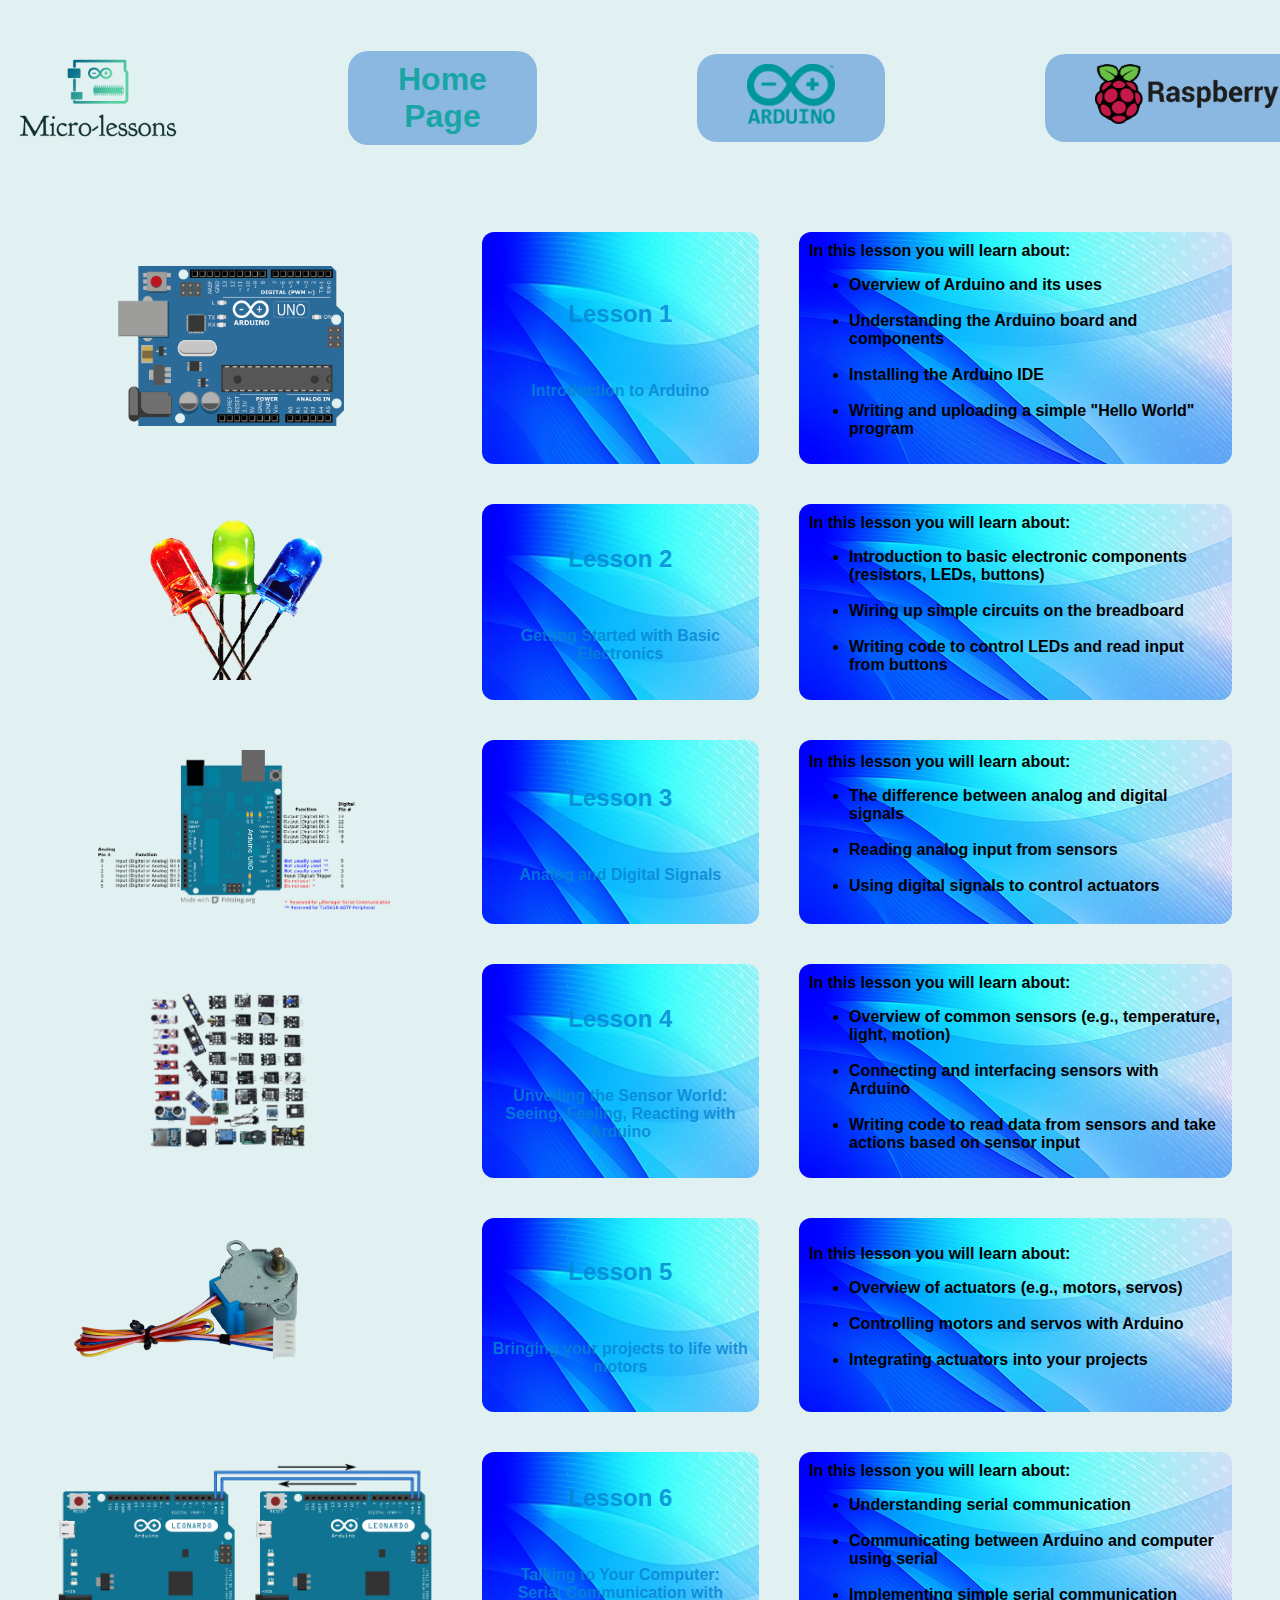
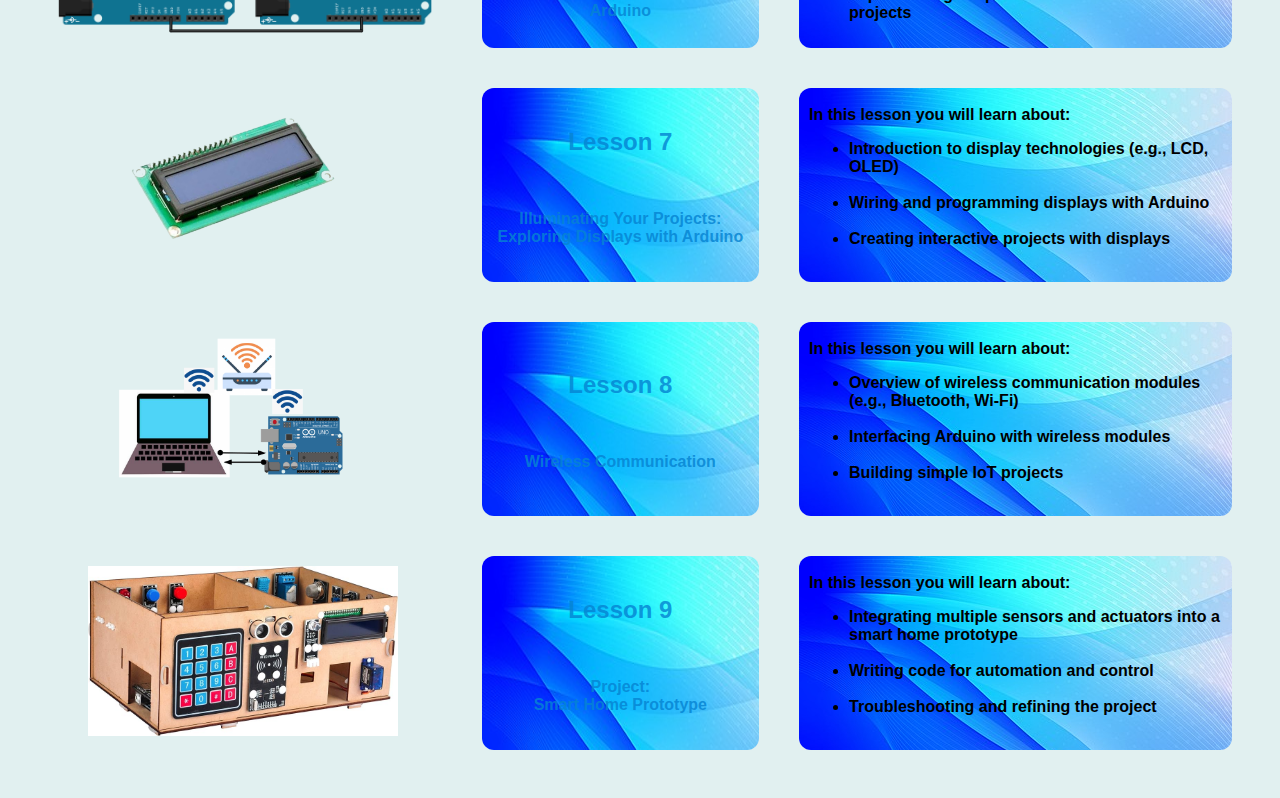
<file: arduino.html>
<!DOCTYPE html>
<html>
    <head>
        <meta charset="UTF-8" />
        <meta http-equiv="X-UA-Compatible" content="IE=edge" />
        <meta name="viewport" content="width=device-width, initial-scale=1.0" />
        <link rel="stylesheet" type="text/css" href="/styles.css" /> 
        <title> Micro-lessons </title>
</head>
    <body>
        <div id="nav-bar">
            <img style="width: 180px; height: 180px;" src="/media/default.png" id="banner"/>  
            
            <div id="nav-item"><a href="/index.html"> Home Page </a></div>
            <div id="nav-item"><a href="/arduino.html"> <img src="/media/arduino-logo.png" height="60px"> </a></div>
            <div id="nav-item"><a href="/raspberry_pi.html"> <img src="/media/raspberry-pi-logo.png" height="60px"> </a></div>
        </div>
        <div id="lessons">
            <table cellpadding="10px">
                <tr>
                    <td> <img src="/media/ardunio_image.png" height="160px" style=" padding-left: 60px;"> </td>
                    <td id="td" style="text-align: center;"> <a href="/arduino_lessons/lesson_1.html"> <h2> Lesson 1 </h2> <br> <p> Introduction to Arduino </p> </td>
                    <td id="td2"> In this lesson you will learn about: <br> 
                        <ul> <li>Overview of Arduino and its uses</li> <br> 
                            <li>Understanding the Arduino board and components</li> <br> 
                            <li>Installing the Arduino IDE</li> <br> 
                            <li>Writing and uploading a simple "Hello World" program</li> </ul> </td>
                </tr>
                <tr>
                    <td> <img src="/media/Leds.gif" height="160px" style=" padding-left: 90px;"> </td>
                    <td id="td" style="text-align: center;"> <a href="/arduino_lessons/lesson_2.html"> <h2> Lesson 2 </h2> <br> <p> Getting Started with Basic Electronics </p> </td>
                    <td id="td2"> In this lesson you will learn about: <br> 
                        <ul> <li>Introduction to basic electronic components (resistors, LEDs, buttons)</li> <br>  
                            <li>Wiring up simple circuits on the breadboard</li> <br> 
                            <li> Writing code to control LEDs and read input from buttons </li> </ul> </td>
                </tr>
                <tr>
                    <td> <img src="/media/digital_pins.png" height="160px" style=" padding-left: 40px;"> </td>
                    <td id="td" style="text-align: center;"> <a href="/arduino_lessons/lesson_3.html"> <h2> Lesson 3 </h2> <br> <p> Analog and Digital Signals </p> </td>
                    <td id="td2"> In this lesson you will learn about: <br> 
                        <ul> <li>The difference between analog and digital signals</li> <br>  
                            <li>Reading analog input from sensors</li> <br> 
                            <li>Using digital signals to control actuators</li> </ul> </td>
                </tr>
                <tr>
                    <td> <img src="/media/Sensor.png" height="160px" style=" padding-left: 90px;"> </td>
                    <td id="td" style="text-align: center;"> <a href="/arduino_lessons/lesson_4.html"> <h2> Lesson 4 </h2> <br> <p> Unveiling the Sensor World:<br>Seeing, Feeling, Reacting with Arduino </p> </td>
                    <td id="td2"> In this lesson you will learn about: <br> 
                        <ul> <li>Overview of common sensors (e.g., temperature, light, motion)</li> <br>  
                            <li>Connecting and interfacing sensors with Arduino</li> <br> 
                            <li>Writing code to read data from sensors and take actions based on sensor input</li> </ul> </td>
                </tr>
                <tr>
                    <td> <img src="/media/motor.png" height="170px" style=" padding-left: 0px;"> </td>
                    <td id="td" style="text-align: center;"> <a href="/arduino_lessons/lesson_5.html"> <h2> Lesson 5 </h2> <br> <p> Bringing your projects to life with motors </p> </td>
                    <td id="td2"> In this lesson you will learn about: <br> 
                        <ul> <li>Overview of actuators (e.g., motors, servos)</li> <br>  
                            <li>Controlling motors and servos with Arduino</li> <br> 
                            <li>Integrating actuators into your projects</li> </ul> </td>
                </tr>
                <tr>
                    <td> <img src="/media/serial-communication.png" height="170px" style=" padding-left: 0px;"> </td>
                    <td id="td" style="text-align: center;"> <a href="/arduino_lessons/lesson_6.html"> <h2> Lesson 6 </h2> <br> <p> Talking to Your Computer:<br>Serial Communication with Arduino </p> </td>
                    <td id="td2"> In this lesson you will learn about: <br> 
                        <ul> <li>Understanding serial communication</li> <br>  
                            <li>Communicating between Arduino and computer using serial</li> <br> 
                            <li>Implementing simple serial communication projects</li> </ul> </td>
                </tr>
                <tr>
                    <td> <img src="/media/Lcd_screen.png" height="170px" style=" padding-left: 50px;"> </td>
                    <td id="td" style="text-align: center;"> <a href="/arduino_lessons/lesson_7.html"> <h2> Lesson 7 </h2> <br> <p> Illuminating Your Projects:<br>Exploring Displays with Arduino </p> </td>
                    <td id="td2"> In this lesson you will learn about: <br> 
                        <ul> <li>Introduction to display technologies (e.g., LCD, OLED)</li> <br>  
                            <li>Wiring and programming displays with Arduino</li> <br> 
                            <li>Creating interactive projects with displays</li> </ul> </td>
                </tr>
                <tr>
                    <td> <img src="/media/wirelees-communication.png" height="170px" style=" padding-left: 60px;"> </td>
                    <td id="td" style="text-align: center;"> <a href="/arduino_lessons/lesson_1.html"> <h2> Lesson 8 </h2> <br> <p> Wireless Communication </p> </td>
                    <td id="td2"> In this lesson you will learn about: <br> 
                        <ul> <li>Overview of wireless communication modules (e.g., Bluetooth, Wi-Fi)</li> <br>  
                            <li>Interfacing Arduino with wireless modules</li> <br> 
                            <li>Building simple IoT projects</li> </ul> </td>
                </tr>
                <tr>
                    <td> <img src="/media/smart-home.jpg" height="170px" style=" padding-left: 30px;"> </td>
                    <td id="td" style="text-align: center;"> <a href="/arduino_lessons/lesson_1.html"> <h2> Lesson 9 </h2> <br> <p> Project: <br> Smart Home Prototype </p> </td>
                    <td id="td2"> In this lesson you will learn about: <br> 
                        <ul> <li>Integrating multiple sensors and actuators into a smart home prototype</li> <br>  
                            <li>Writing code for automation and control</li> <br> 
                            <li>Troubleshooting and refining the project</li> </ul> </td>
                </tr>
            </table>
        </div>
    </body>
</html>



<!-- 
Lesson 1: Introduction to Arduino
Overview of Arduino and its uses
Understanding the Arduino board and components
Installing the Arduino IDE
Writing and uploading a simple "Hello World" program

Lesson 2: Getting Started with Basic Electronics
Introduction to basic electronic components (resistors, LEDs, buttons)
Wiring up simple circuits on the breadboard
Writing code to control LEDs and read input from buttons

Lesson 3: Analog and Digital Signals
Understanding the difference between analog and digital signals
Reading analog input from sensors
Using digital signals to control actuators

Lesson 4: Working with Sensors
Overview of common sensors (e.g., temperature, light, motion)
Connecting and interfacing sensors with Arduino
Writing code to read data from sensors and take actions based on sensor input

Lesson 5: Introduction to Actuators
Overview of actuators (e.g., motors, servos)
Controlling motors and servos with Arduino
Integrating actuators into your projects

Lesson 6: Serial Communication
Understanding serial communication
Communicating between Arduino and computer using serial
Implementing simple serial communication projects

Lesson 7: Display Technologies
Introduction to display technologies (e.g., LCD, OLED)
Wiring and programming displays with Arduino
Creating interactive projects with displays

Lesson 8: Wireless Communication
Overview of wireless communication modules (e.g., Bluetooth, Wi-Fi)
Interfacing Arduino with wireless modules
Building simple IoT projects

Lesson 9: Advanced Project: Smart Home Prototype
Integrating multiple sensors and actuators into a smart home prototype
Writing code for automation and control
Troubleshooting and refining the project

(Optional Lessons for a 12-lesson series)

Lesson 10: Data Logging and Storage
Introduction to data logging
Logging sensor data to SD cards or cloud services
Building projects with data storage capabilities

Lesson 11: Advanced Programming Techniques
Introduction to advanced programming concepts (e.g., functions, libraries)
Optimizing and organizing code for larger projects
Implementing modular code for reusability

Lesson 12: Final Project and Troubleshooting
Developing a more complex final project
Tips for troubleshooting common issues
Resources for further learning and exploration

-->
</file>
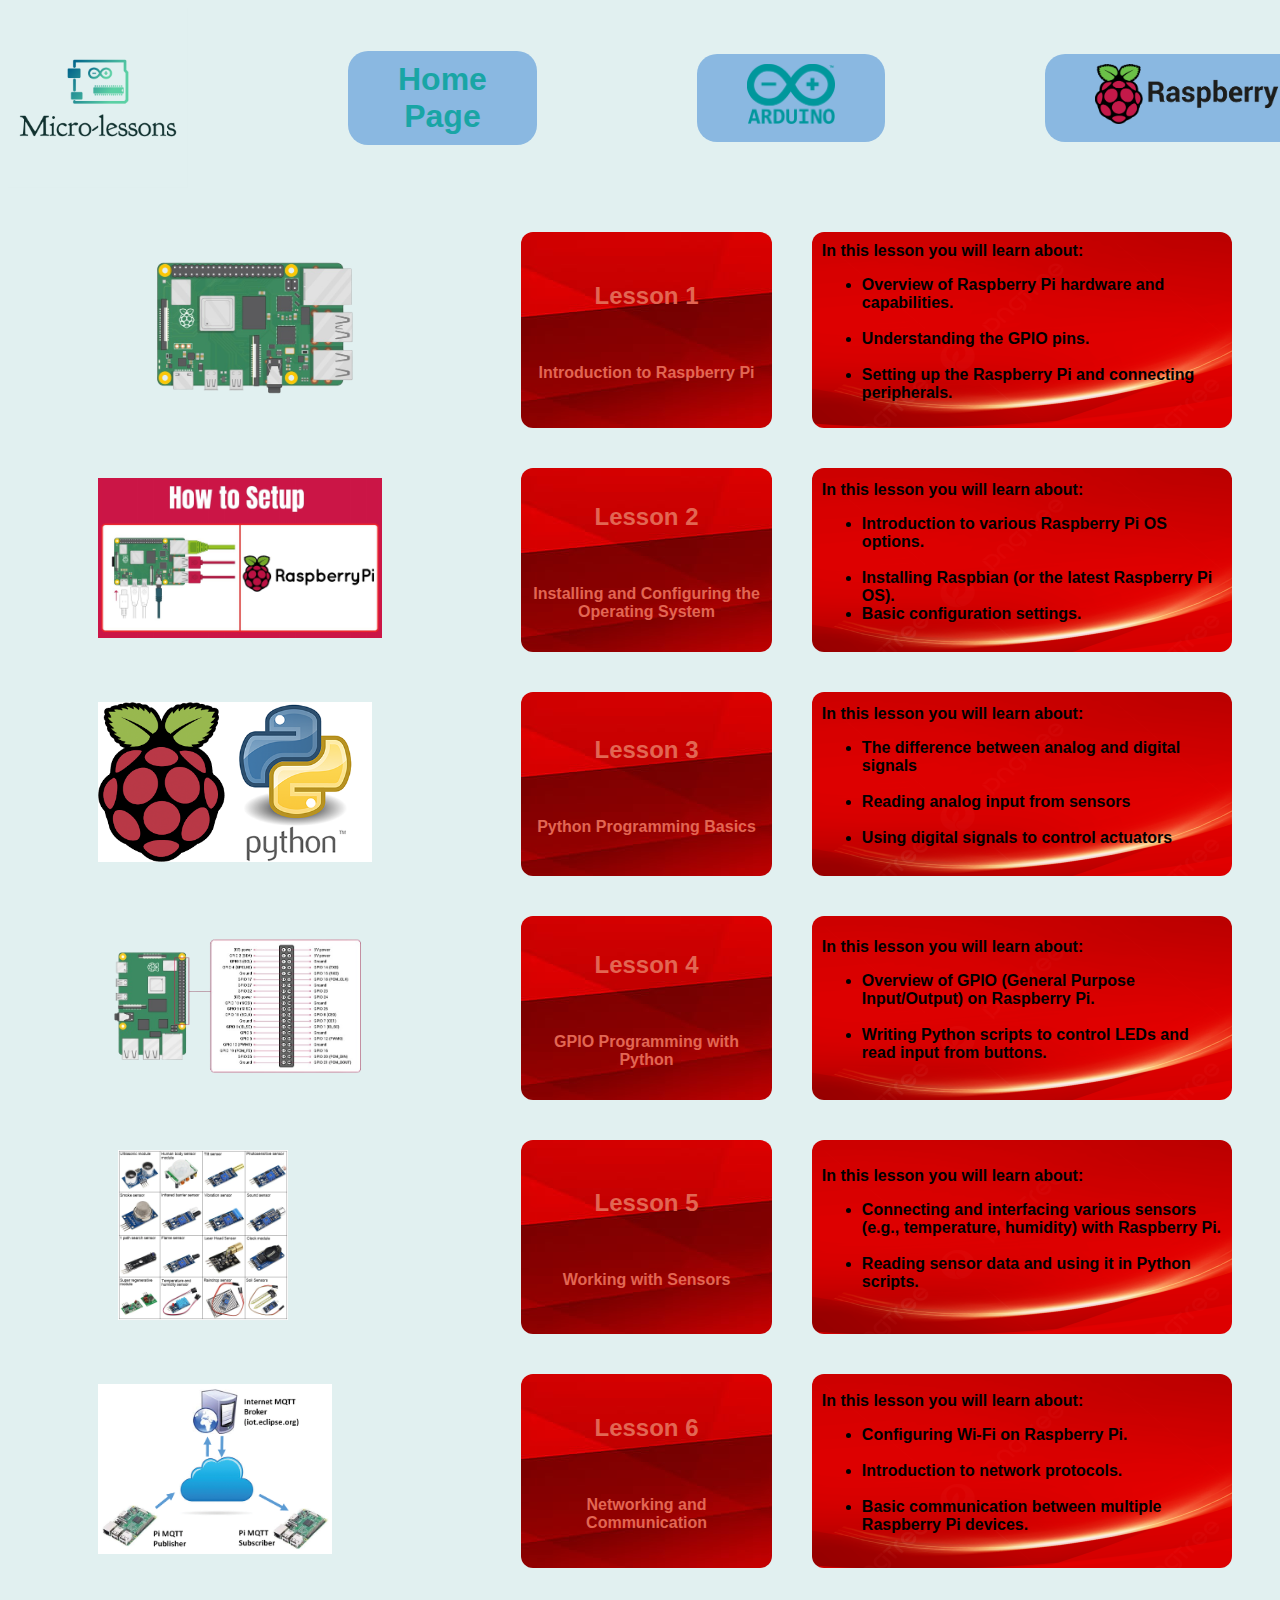
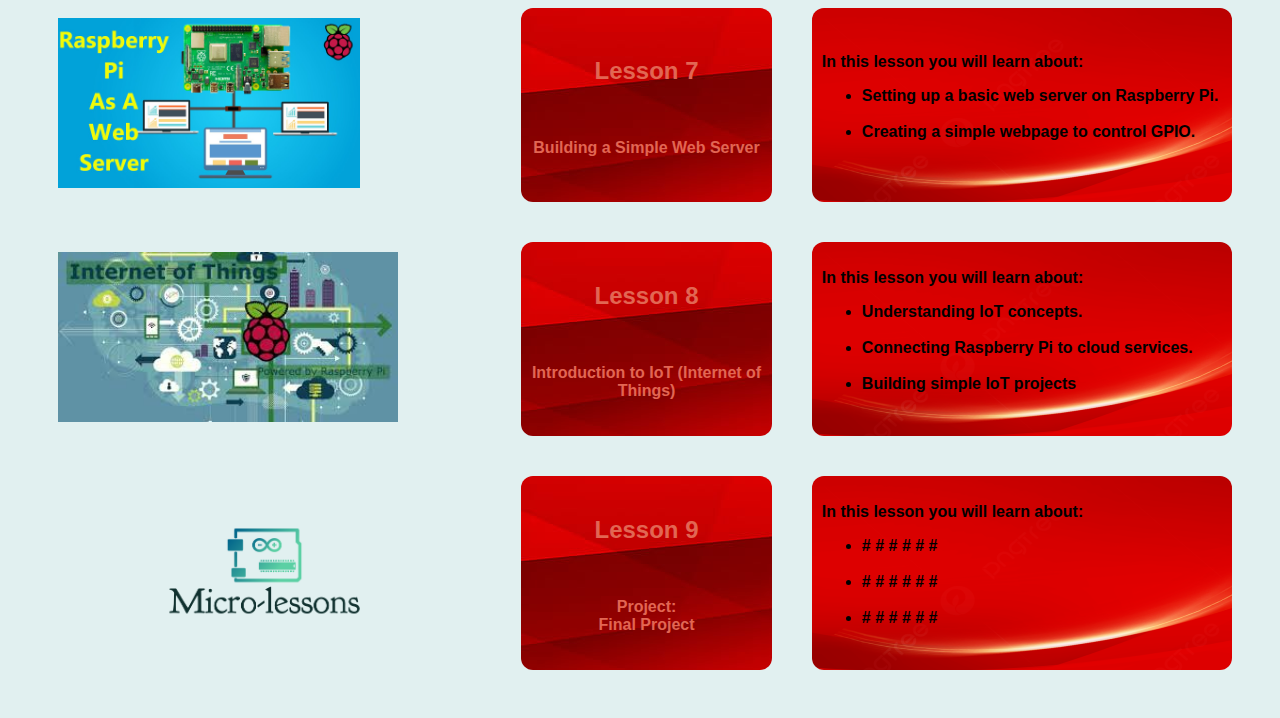
<file: raspberry_pi.html>
<!DOCTYPE html>
<html>
    <head>
        <meta charset="UTF-8" />
        <meta http-equiv="X-UA-Compatible" content="IE=edge" />
        <meta name="viewport" content="width=device-width, initial-scale=1.0" />
        <link rel="stylesheet" type="text/css" href="/styles.css" /> 
        <title> Micro-lessons </title>
</head>
    <body>
        <div id="nav-bar">
            <img style="width: 180px; height: 180px;" src="/media/default.png" id="banner"/>  
            
            <div id="nav-item"><a href="/index.html"> Home Page </a></div>
            <div id="nav-item"><a href="/arduino.html"> <img src="/media/arduino-logo.png" height="60px"> </a></div>
            <div id="nav-item"><a href="/raspberry_pi.html"> <img src="/media/raspberry-pi-logo.png" height="60px"> </a></div>
        </div>
        <div id="lessons">
            <table cellpadding="10px">
                <tr>
                    <td> <img src="/media/raspberry-pi.png" height="160px" style=" padding-left:70px;"> </td>
                    <td id="td3" style="text-align: center;"> <a href="/raspberry_pi/lesson_1.html"> <h2> Lesson 1 </h2> <br> <p> Introduction to Raspberry Pi </p> </td>
                    <td id="td4"> In this lesson you will learn about: <br> 
                        <ul> <li>Overview of Raspberry Pi hardware and capabilities.</li> <br> 
                            <li>Understanding the GPIO pins.</li> <br> 
                            <li>Setting up the Raspberry Pi and connecting peripherals.</li> </ul> </td>
                </tr>
                <tr>
                    <td> <img src="/media/maxresdefault.jpg" height="160px" style=" padding-left: 40px;"> </td>
                    <td id="td3" style="text-align: center;"> <a href="/raspberry_pi/lesson_2.html"> <h2> Lesson 2 </h2> <br> <p> Installing and Configuring the Operating System </p> </td>
                    <td id="td4"> In this lesson you will learn about: <br> 
                        <ul> <li>Introduction to various Raspberry Pi OS options.</li> <br>  
                            <li>Installing Raspbian (or the latest Raspberry Pi OS).</li>
                            <li>Basic configuration settings.</li> </ul> </td>
                </tr>
                <tr>
                    <td> <img src="/media/rpi_python.png" height="160px" style=" padding-left: 40px;"> </td>
                    <td id="td3" style="text-align: center;"> <a href="/raspberry_pi/lesson_3.html"> <h2> Lesson 3 </h2> <br> <p> Python Programming Basics </p> </td>
                    <td id="td4"> In this lesson you will learn about: <br> 
                        <ul> <li>The difference between analog and digital signals</li> <br>  
                            <li>Reading analog input from sensors</li> <br> 
                            <li>Using digital signals to control actuators</li> </ul> </td>
                </tr>
                <tr>
                    <td> <img src="/media/GPIO.png" height="160px" style=" padding-left: 40px;"> </td>
                    <td id="td3" style="text-align: center;"> <a href="/raspberry_pi/lesson_4.html"> <h2> Lesson 4 </h2> <br> <p> GPIO Programming with Python </p> </td>
                    <td id="td4"> In this lesson you will learn about: <br> 
                        <ul> <li>Overview of GPIO (General Purpose Input/Output) on Raspberry Pi.</li> <br>  
                            <li>Writing Python scripts to control LEDs and read input from buttons.</li> </ul> </td>
                </tr>
                <tr>
                    <td> <img src="/media/Sensors.webp" height="170px" style=" padding-left: 60px;"> </td>
                    <td id="td3" style="text-align: center;"> <a href="/raspberry_pi/lesson_5.html"> <h2> Lesson 5 </h2> <br> <p> Working with Sensors </p> </td>
                    <td id="td4"> In this lesson you will learn about: <br> 
                        <ul> <li>Connecting and interfacing various sensors (e.g., temperature, humidity) with Raspberry Pi.</li> <br>  
                            <li>Reading sensor data and using it in Python scripts.</li> </ul> </td>
                </tr>
                <tr>
                    <td> <img src="/media/Figure-1_lightbox.png" height="170px" style=" padding-left: 40px;"> </td>
                    <td id="td3" style="text-align: center;"> <a href="/raspberry_pi/lesson_6.html"> <h2> Lesson 6 </h2> <br> <p> Networking and Communication </p> </td>
                    <td id="td4"> In this lesson you will learn about: <br> 
                        <ul> <li>Configuring Wi-Fi on Raspberry Pi.</li> <br>  
                            <li>Introduction to network protocols.</li> <br> 
                            <li>Basic communication between multiple Raspberry Pi devices.</li> </ul> </td>
                </tr>
                <tr>
                    <td> <img src="/media/webserver.jpg" height="170px" style=" padding-left: 0px;"> </td>
                    <td id="td3" style="text-align: center;"> <a href="/raspberry_pi/lesson_7.html"> <h2> Lesson 7 </h2> <br> <p> Building a Simple Web Server </p> </td>
                    <td id="td4"> In this lesson you will learn about: <br> 
                        <ul> <li>Setting up a basic web server on Raspberry Pi.</li> <br>  
                            <li>Creating a simple webpage to control GPIO.</li> </ul> </td>
                </tr>
                <tr>
                    <td> <img src="/media/images.jpg" height="170px" style=" padding-left: 0px;"> </td>
                    <td id="td3" style="text-align: center;"> <a href="/raspberry_pi/lesson_8.html"> <h2> Lesson 8 </h2> <br> <p> Introduction to IoT (Internet of Things) </p> </td>
                    <td id="td4"> In this lesson you will learn about: <br> 
                        <ul> <li>Understanding IoT concepts.</li> <br>  
                            <li>Connecting Raspberry Pi to cloud services.</li> <br> 
                            <li>Building simple IoT projects</li> </ul> </td>
                </tr>
                <tr>
                    <td> <img src="/media/cover.png" height="170px" style=" padding-left: 0px;"> </td>
                    <td id="td3" style="text-align: center;"> <a href="/raspberry_pi/lesson_9.html"> <h2> Lesson 9 </h2> <br> <p> Project: <br> Final Project </p> </td>
                    <td id="td4"> In this lesson you will learn about: <br> 
                        <ul> <li># # # # # #</li> <br>  
                            <li># # # # # #</li> <br> 
                            <li># # # # # #</li> </ul> </td>
                </tr>
            </table>
        </div>
    </body>
</html>

<!--
    Lesson 1: Introduction to Raspberry Pi

Overview of Raspberry Pi hardware and capabilities.
Understanding the GPIO pins.
Setting up the Raspberry Pi and connecting peripherals.

Lesson 2: Installing and Configuring the Operating System
Introduction to various Raspberry Pi OS options.
Installing Raspbian (or the latest Raspberry Pi OS).
Basic configuration settings.

Lesson 3: Python Programming Basics
Introduction to Python programming language.
Writing and executing simple Python scripts.
Basics of variables, data types, and control structures.

Lesson 4: GPIO Programming with Python
Overview of GPIO (General Purpose Input/Output) on Raspberry Pi.
Writing Python scripts to control LEDs and read input from buttons.

Lesson 5: Working with Sensors
Connecting and interfacing various sensors (e.g., temperature, humidity) with Raspberry Pi.
Reading sensor data and using it in Python scripts.

Lesson 6: Networking and Communication
Configuring Wi-Fi on Raspberry Pi.
Introduction to network protocols.
Basic communication between multiple Raspberry Pi devices.

Lesson 7: Building a Simple Web Server
Setting up a basic web server on Raspberry Pi.
Creating a simple webpage to control GPIO.

Lesson 8: Introduction to IoT (Internet of Things)
Understanding IoT concepts.
Connecting Raspberry Pi to cloud services.
Sending and receiving data from the cloud.

Lesson 9: Final Project
Students work on a final project combining the skills learned in previous lessons.
Project ideas could include a home automation system, weather station, or a simple IoT device.
-->
</file>
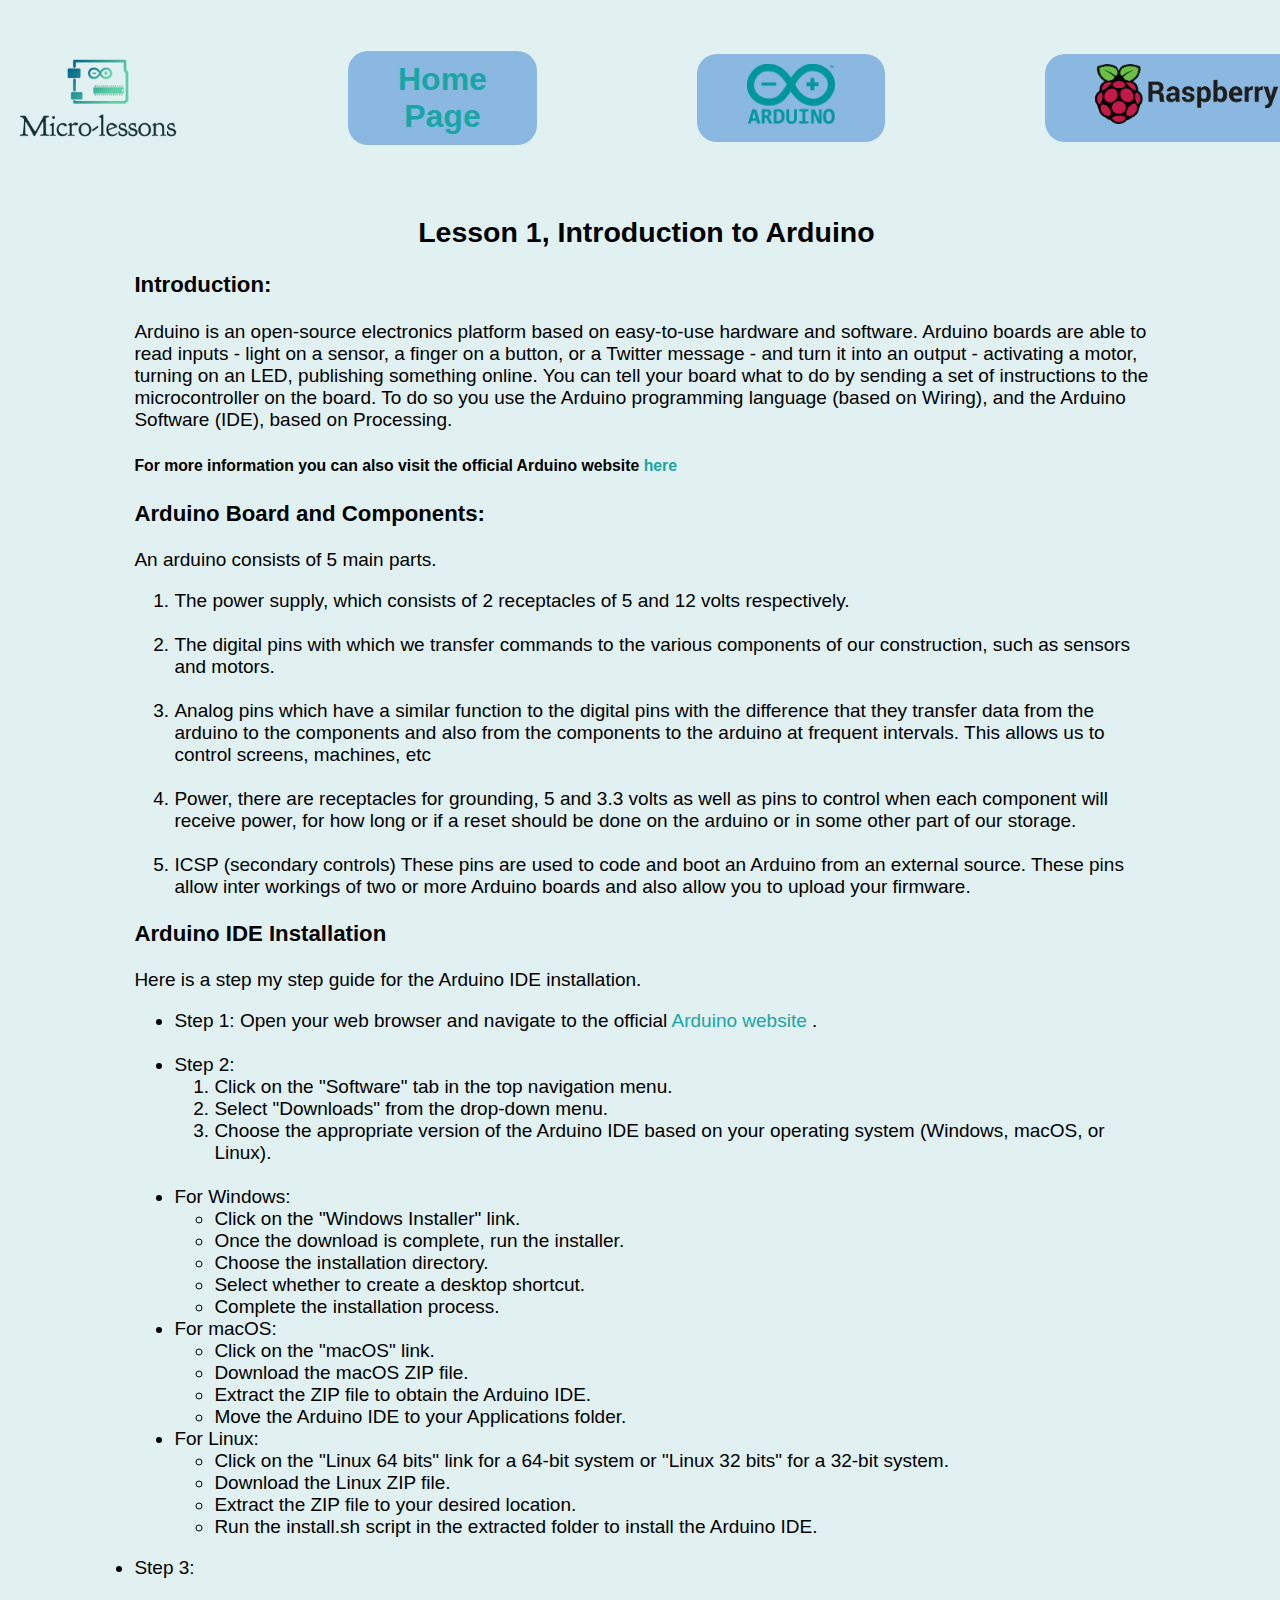
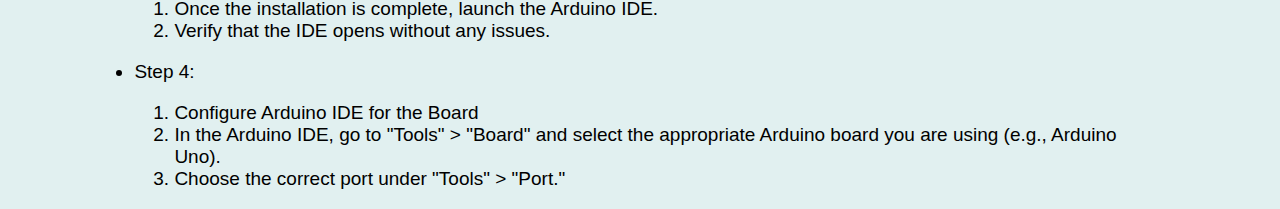
<file: arduino_lessons/lesson_1.html>
<!DOCTYPE html>
<html>
    <head>
        <meta charset="UTF-8" />
        <meta http-equiv="X-UA-Compatible" content="IE=edge" />
        <meta name="viewport" content="width=device-width, initial-scale=1.0" />
        <link rel="stylesheet" type="text/css" href="/styles.css" /> 
        <title> Micro-lessons </title>
    </head>
    <body>
        <div id="nav-bar">
            <img style="width: 180px; height: 180px;" src="/media/default.png" />  
            
            <div id="nav-item"><a href="/index.html"> Home Page </a></div>
            <div id="nav-item"><a href="/arduino.html"> <img src="/media/arduino-logo.png" height="60px"> </a></div>
            <div id="nav-item"><a href="/raspberry_pi.html"> <img src="/media/raspberry-pi-logo.png" height="60px"> </a></div>
        </div>
        <div id="lesson">
            <h2 style="text-align: center;"> Lesson 1, Introduction to Arduino </h2>
            <h3>Introduction:</h3>
            <p> Arduino is an open-source electronics platform based on easy-to-use hardware and software. Arduino boards are able to read inputs - 
                light on a sensor, a finger on a button, or a Twitter message - and turn it into an output - activating a motor, turning on an LED, 
                publishing something online. You can tell your board what to do by sending a set of instructions to the microcontroller on the board. 
                To do so you use the Arduino programming language (based on Wiring), and the Arduino Software (IDE), based on Processing. </p>
            <h5>For more information you can also visit the official Arduino website <a href="https://docs.arduino.cc/learn/starting-guide/whats-arduino/" target="_blank"><b> here </b></a></h5>
            <h3>Arduino Board and Components:</h3>
            <p>An arduino consists of 5 main parts.
            <ol>
                <li>The power supply, which consists of 2 receptacles of 5 and 12 volts respectively.</li>
                <br>
                <li>The digital pins with which we transfer commands to the various components of our construction, such as sensors and motors.</li>
                <br>
                <li>Analog pins which have a similar function to the digital pins with the difference that they transfer data from the arduino to the components and also from the components to the arduino at frequent intervals. This allows us to control screens, machines, etc</li>
                <br>
                <li>Power, there are receptacles for grounding, 5 and 3.3 volts as well as pins to control when each component will receive power, for how long or if a reset should be done on the arduino or in some other part of our storage.</li>
                <br>
                <li>ICSP (secondary controls) These pins are used to code and boot an Arduino from an external source. These pins allow inter workings of two or more Arduino boards and also allow you to upload your firmware.</li>
            </ol>
            </p>
            <h3>Arduino IDE Installation</h3>
            <p>Here is a step my step guide for the Arduino IDE installation.</p>
            <ul> 
                <li> 
                    Step 1: Open your web browser and navigate to the official <a href="https://www.arduino.cc/"> Arduino website </a>.
                </li>
                <br>
                <li>
                Step 2: 
                    <ol>
                        <li>Click on the "Software" tab in the top navigation menu.</li>
                        <li>Select "Downloads" from the drop-down menu.</li>
                        <li>Choose the appropriate version of the Arduino IDE based on your operating system (Windows, macOS, or Linux).</li>
                    </ol>
                </li>
                <br>
                <li>
                    For Windows:
                        <ul>
                                <li>Click on the "Windows Installer" link.</li>
                                <li>Once the download is complete, run the installer.</li>
                                <li>Choose the installation directory.</li>
                                <li>Select whether to create a desktop shortcut.</li>
                                <li>Complete the installation process.</li>
                        </ul>
                </li>
                <li>
                    For macOS:
                        <ul>
                            <li>Click on the "macOS" link.</li>
                            <li>Download the macOS ZIP file.</li>
                            <li>Extract the ZIP file to obtain the Arduino IDE.</li>
                            <li>Move the Arduino IDE to your Applications folder.</li>
                        </ul>
                </li>
                    <li>
                    For Linux:
                        <ul>
                            <li>Click on the "Linux 64 bits" link for a 64-bit system or "Linux 32 bits" for a 32-bit system.</li>
                            <li>Download the Linux ZIP file.</li>
                            <li>Extract the ZIP file to your desired location.</li>
                            <li>Run the install.sh script in the extracted folder to install the Arduino IDE.</li>
                        </ul>
                    </li>
                </ul>
                <li>
                    Step 3:
                        <ol>
                            <li>Once the installation is complete, launch the Arduino IDE.</li>
                            <li>Verify that the IDE opens without any issues.</li>
                        </ol>
                </li>
                <li>
                Step 4:
                    <ol>
                        <li>Configure Arduino IDE for the Board</li>
                        <li>In the Arduino IDE, go to "Tools" > "Board" and select the appropriate Arduino board you are using (e.g., Arduino Uno).</li>
                        <li>Choose the correct port under "Tools" > "Port."</li>
                    </ol>
                </li>
            </ul>
        </div>
        
    </body>
</html>
</file>
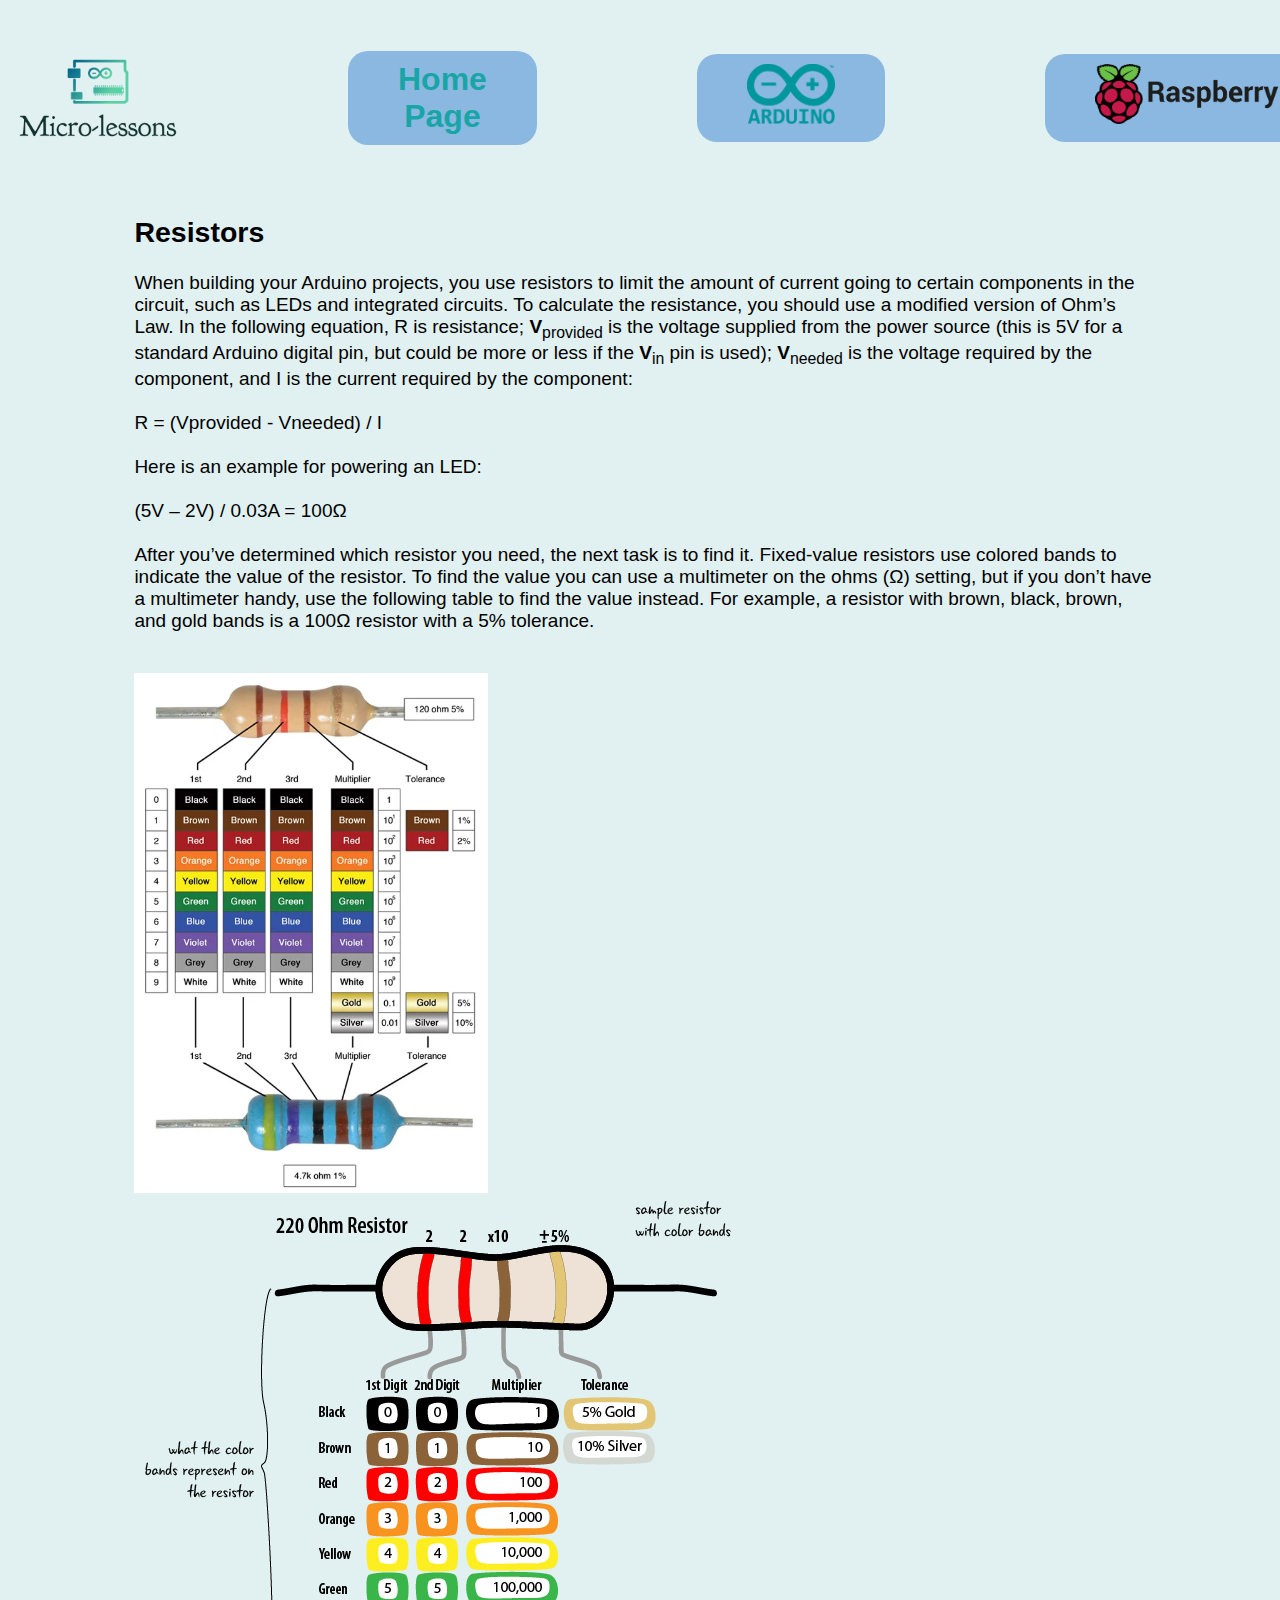
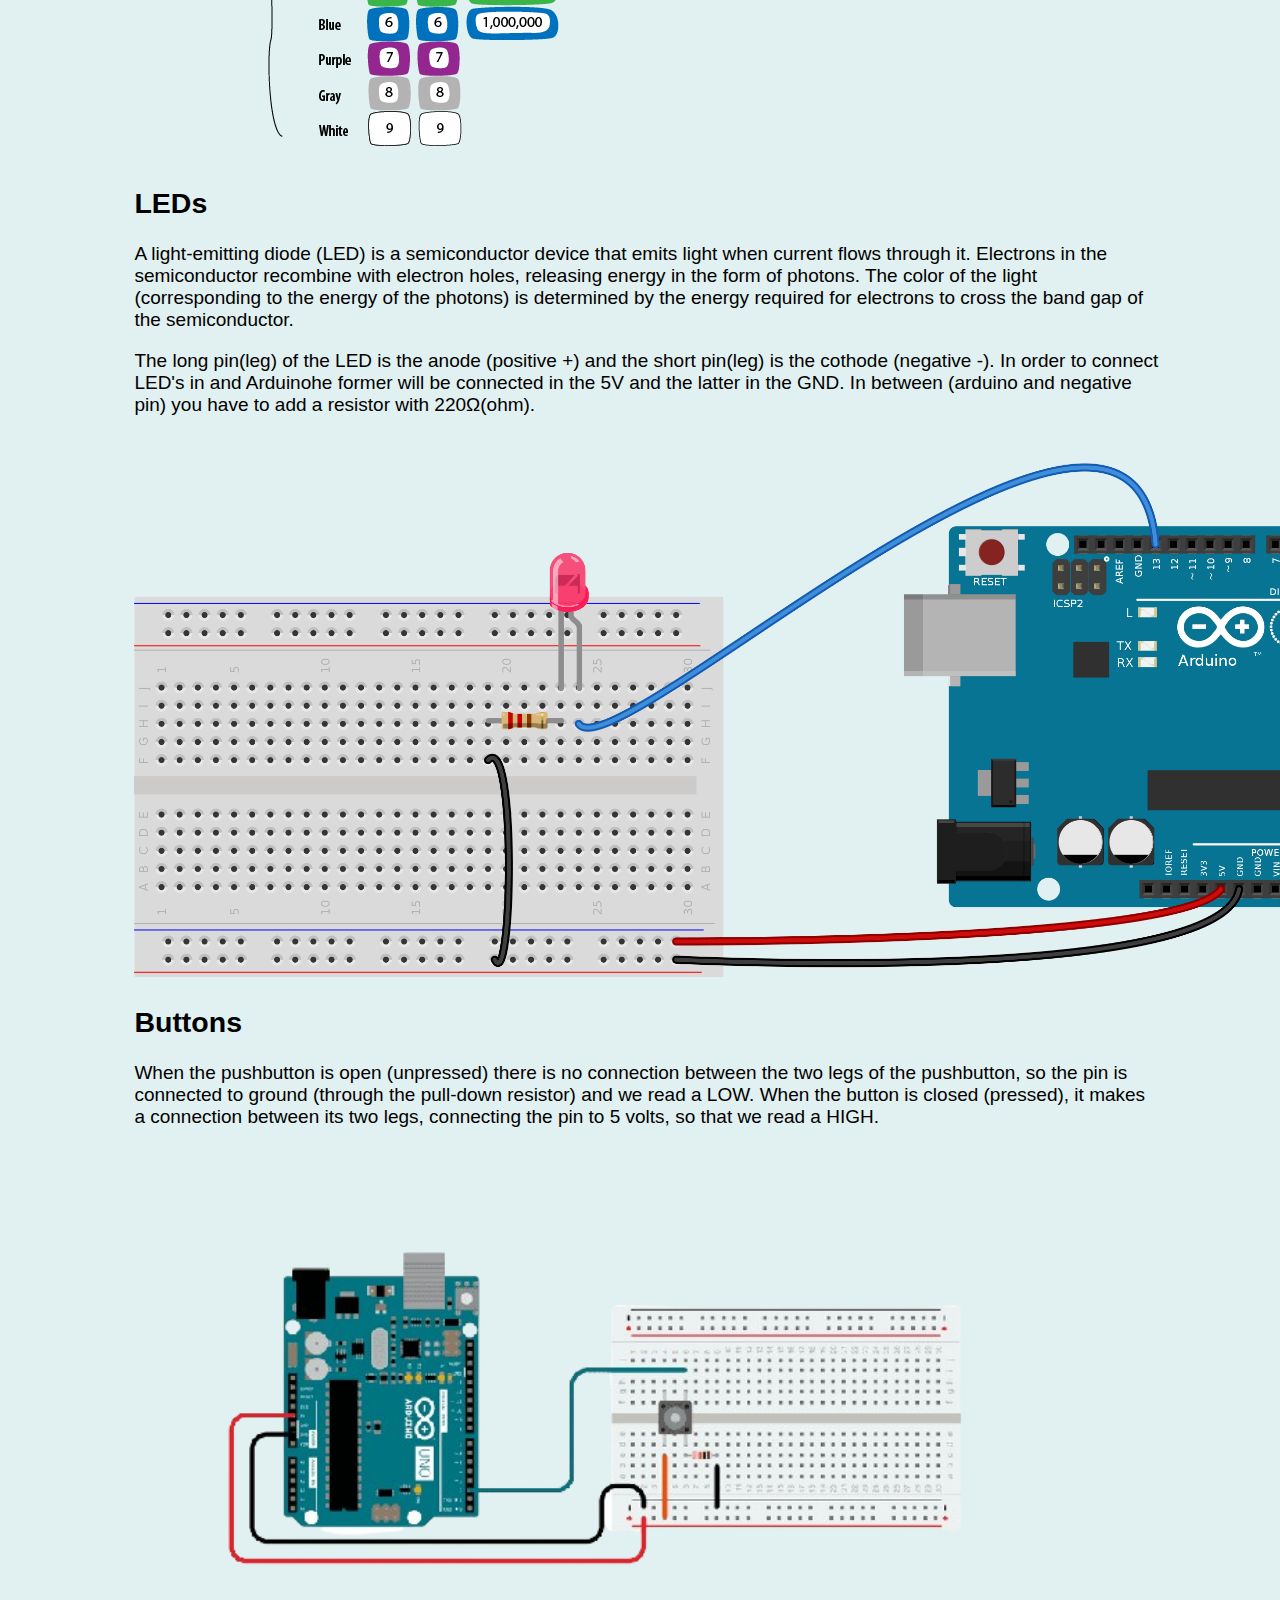
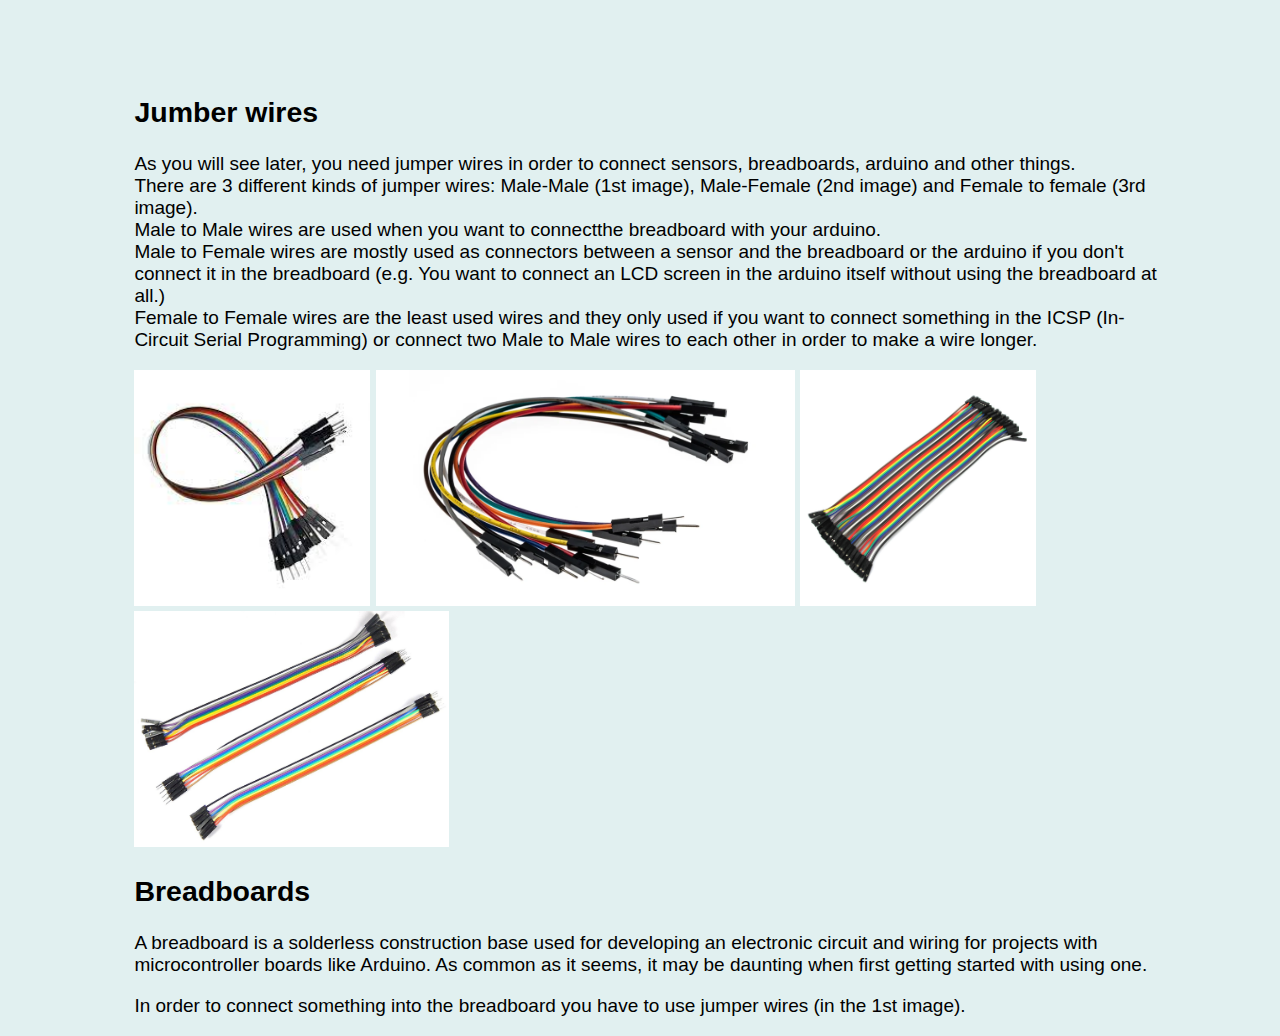
<file: arduino_lessons/lesson_2.html>
<!DOCTYPE html>
<html>
    <head>
        <meta charset="UTF-8" />
        <meta http-equiv="X-UA-Compatible" content="IE=edge" />
        <meta name="viewport" content="width=device-width, initial-scale=1.0" />
        <link rel="stylesheet" type="text/css" href="/styles.css" /> 
        <title> Micro-lessons </title>
    </head>
    <body>
        <div id="nav-bar">
            <img style="width: 180px; height: 180px;" src="/media/default.png" />  
            
            <div id="nav-item"><a href="/index.html"> Home Page </a></div>
            <div id="nav-item"><a href="/arduino.html"> <img src="/media/arduino-logo.png" height="60px"> </a></div>
            <div id="nav-item"><a href="/raspberry_pi.html"> <img src="/media/raspberry-pi-logo.png" height="60px"> </a></div>
        </div>
        <div id="lesson"><h2>Resistors</h2>
            <p>When building your Arduino projects, you use resistors to limit the amount of current going to certain components in the circuit, 
            such as LEDs and integrated circuits. To calculate the resistance, you should use a modified version of Ohm’s Law. In the following 
            equation, R is resistance; <b>V</b><sub>provided</sub> is the voltage supplied from the power source (this is 5V for a standard Arduino digital pin, but 
            could be more or less if the <b>V</b><sub>in</sub> pin is used); <b>V</b><sub>needed</sub> is the voltage required by the component, and I is the current required 
            by the component:
            <br><br>
            R = (Vprovided - Vneeded) / I
            <br><br>
            Here is an example for powering an LED:
            <br><br>
            (5V – 2V) / 0.03A = 100Ω
            <br><br>
            After you’ve determined which resistor you need, the next task is to find it. Fixed-value resistors use colored bands to 
            indicate the value of the resistor. To find the value you can use a multimeter on the ohms (Ω) setting, but if you don’t have 
            a multimeter handy, use the following table to find the value instead. For example, a resistor with brown, black, brown, and 
            gold bands is a 100Ω resistor with a 5% tolerance.
        </p>
            <br>
            <img src="/media/resistors_codes.png" height="520px" style="padding-right: 250px;"> <img src="/media/app-a-resistor-chart.png">
            <h2>LEDs</h2>
            <p>A light-emitting diode (LED) is a semiconductor device that emits light when current flows through it. Electrons in the 
                semiconductor recombine with electron holes, releasing energy in the form of photons. The color of the light (corresponding 
                to the energy of the photons) is determined by the energy required for electrons to cross the band gap of the semiconductor.
            </p>
            <p>
                The long pin(leg) of the LED is the anode (positive +) and the short pin(leg) is the cothode (negative -). In order to connect 
                LED's in and Arduinohe former will be connected in the 5V and the latter in the GND. In between (arduino and negative pin) you have
                to add a resistor with 220Ω(ohm).
            </p>
            <br>
            <img src="/media/leds_connection.png" height="520px">
            <h2>Buttons</h2>
            <p>
                When the pushbutton is open (unpressed) there is no connection between the two legs of the pushbutton, so the pin is connected to 
                ground (through the pull-down resistor) and we read a LOW. When the button is closed (pressed), it makes a connection between its 
                two legs, connecting the pin to 5 volts, so that we read a HIGH.
            </p>
            <img src="/media/circuit.png" height="520px">
            <h2>Jumber wires</h2>
            <p>
                As you will see later, you need jumper wires in order to connect sensors, breadboards, arduino and other things.
                <br> There are 3 different kinds of jumper wires: Male-Male (1st image), Male-Female (2nd image) and Female to female (3rd image).
                <br> Male to Male wires are used when you want to connectthe breadboard with your arduino.
                <br> Male to Female wires are mostly used as connectors between a sensor and the breadboard or the arduino if you don't connect 
                it in the breadboard (e.g. You want to connect an LCD screen in the arduino itself without using the breadboard at all.)
                <br> Female to Female wires are the least used wires and they only used if you want to connect something in the ICSP 
                (In-Circuit Serial Programming) or connect two Male to Male wires to each other in order to make a wire longer.
            </p>
            <img src="/media/Male to Male.jpg" height="236rem"> <img src="/media/Male to Female.png" height="236rem"> <img src="/media/Female to Female.png" height="236rem"> <img src="/media/Jumper wires.png" height="236rem">
            <h2>Breadboards</h2>
            <p>
                A breadboard is a solderless construction base used for developing an electronic circuit and wiring for projects with 
                microcontroller boards like Arduino. As common as it seems, it may be daunting when first getting started with using one.
            </p>
            <p>
                In order to connect something into the breadboard you have to use jumper wires (in the 1st image). 
            </p>
        </div>
    </body>
</html>
</file>
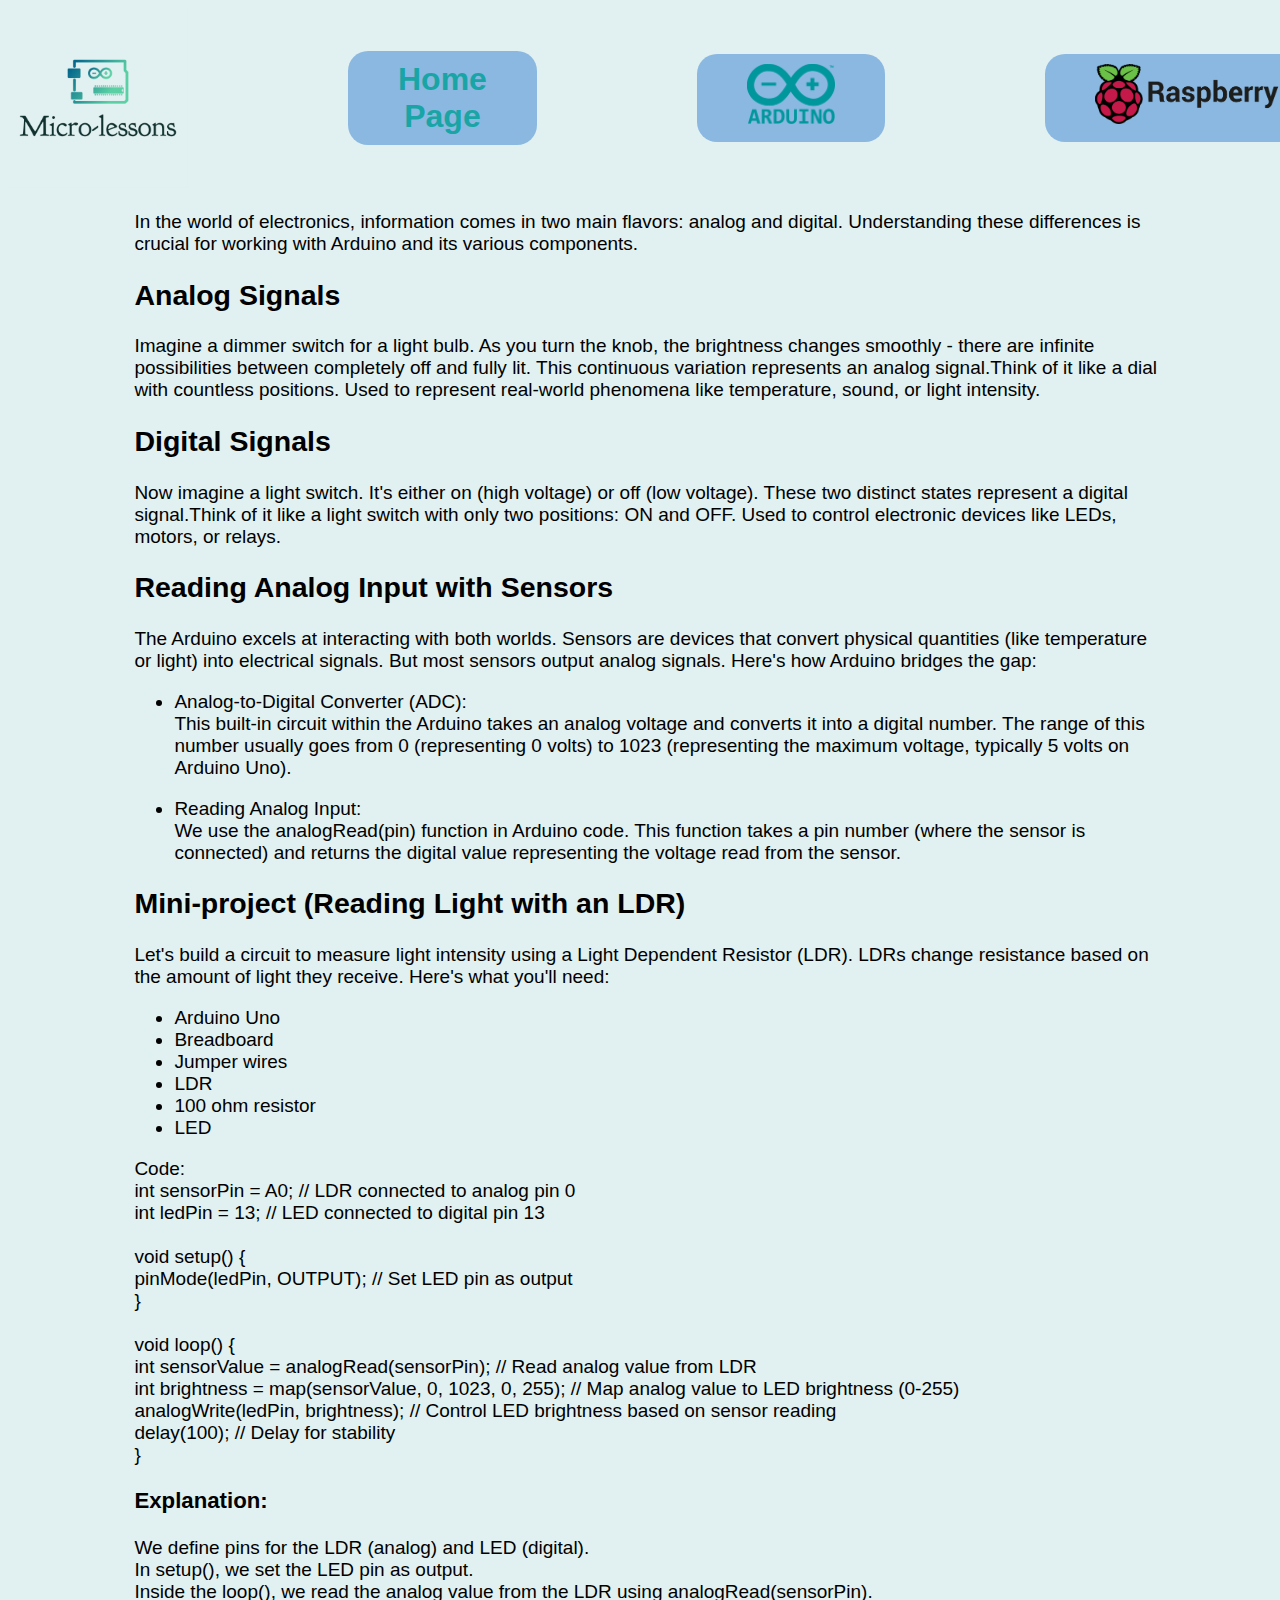
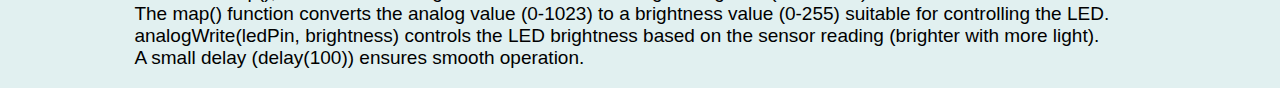
<file: arduino_lessons/lesson_3.html>
<!DOCTYPE html>
<html>
    <head>
        <meta charset="UTF-8" />
        <meta http-equiv="X-UA-Compatible" content="IE=edge" />
        <meta name="viewport" content="width=device-width, initial-scale=1.0" />
        <link rel="stylesheet" type="text/css" href="/styles.css" /> 
        <title> Micro-lessons </title>
    </head>
    <body>
        <div id="nav-bar">
            <img style="width: 180px; height: 180px;" src="/media/default.png" />  
            
            <div id="nav-item"><a href="/index.html"> Home Page </a></div>
            <div id="nav-item"><a href="/arduino.html"> <img src="/media/arduino-logo.png" height="60px"> </a></div>
            <div id="nav-item"><a href="/raspberry_pi.html"> <img src="/media/raspberry-pi-logo.png" height="60px"> </a></div>
        </div>
        <div id="lesson">
            <p>In the world of electronics, information comes in two main flavors: analog and digital. 
                Understanding these differences is crucial for working with Arduino and its various components.</p>
                <h2>Analog Signals</h2>
                <p>Imagine a dimmer switch for a light bulb. As you turn the knob, the brightness changes smoothly - 
                    there are infinite possibilities between completely off and fully lit. This continuous variation represents 
                    an analog signal.Think of it like a dial with countless positions. Used to represent real-world phenomena 
                    like temperature, sound, or light intensity.</p>
                <h2>Digital Signals</h2>
                <p>Now imagine a light switch. It's either on (high voltage) or off (low voltage). 
                    These two distinct states represent a digital signal.Think of it like a light 
                    switch with only two positions: ON and OFF. Used to control electronic devices 
                    like LEDs, motors, or relays.</p>
                <h2>Reading Analog Input with Sensors</h2>
                <p>
                    The Arduino excels at interacting with both worlds. Sensors are devices that convert physical 
                    quantities (like temperature or light) into electrical signals. But most sensors output analog signals. 
                    Here's how Arduino bridges the gap:</p>
                <ul>
                    <li><p>Analog-to-Digital Converter (ADC): <br> This built-in circuit within the Arduino takes an analog voltage and converts it into a digital number. The range of this number usually goes from 0 (representing 0 volts) to 1023 (representing the maximum voltage, typically 5 volts on Arduino Uno). </p></li>
                    <li><p>Reading Analog Input: <br> We use the analogRead(pin) function in Arduino code. This function takes a pin number (where the sensor is connected) and returns the digital value representing the voltage read from the sensor. </p></li>
                </ul>
                <h2>Mini-project (Reading Light with an LDR)</h2>
                <p>
                    Let's build a circuit to measure light intensity using a Light Dependent Resistor (LDR). LDRs change resistance based on the amount of light they receive. Here's what you'll need:
                    
                    <ul>
                        <li>Arduino Uno</li>
                        <li>Breadboard</li>
                        <li>Jumper wires</li>
                        <li>LDR</li>
                        <li>100 ohm resistor</li>
                        <li>LED</li>
                    </ul>
                    Code:
                    <br>
                    int sensorPin = A0; // LDR connected to analog pin 0<br>
                    int ledPin = 13;    // LED connected to digital pin 13<br>
                    <br>
                    void setup() {<br>
                      pinMode(ledPin, OUTPUT); // Set LED pin as output<br>
                    }<br>
                    <br>
                    void loop() {<br>
                      int sensorValue = analogRead(sensorPin); // Read analog value from LDR<br>
                      int brightness = map(sensorValue, 0, 1023, 0, 255); // Map analog value to LED brightness (0-255)<br>
                      analogWrite(ledPin, brightness); // Control LED brightness based on sensor reading<br>
                      delay(100); // Delay for stability<br>
                    }<br>
                    <h3>Explanation:</h3>
                    <p>
                    We define pins for the LDR (analog) and LED (digital).<br>
                    In setup(), we set the LED pin as output.<br>
                    Inside the loop(), we read the analog value from the LDR using analogRead(sensorPin).<br>
                    The map() function converts the analog value (0-1023) to a brightness value (0-255) suitable for controlling the LED.<br>
                    analogWrite(ledPin, brightness) controls the LED brightness based on the sensor reading (brighter with more light).<br>
                    A small delay (delay(100)) ensures smooth operation.</p>
    </body>
</html>
</file>
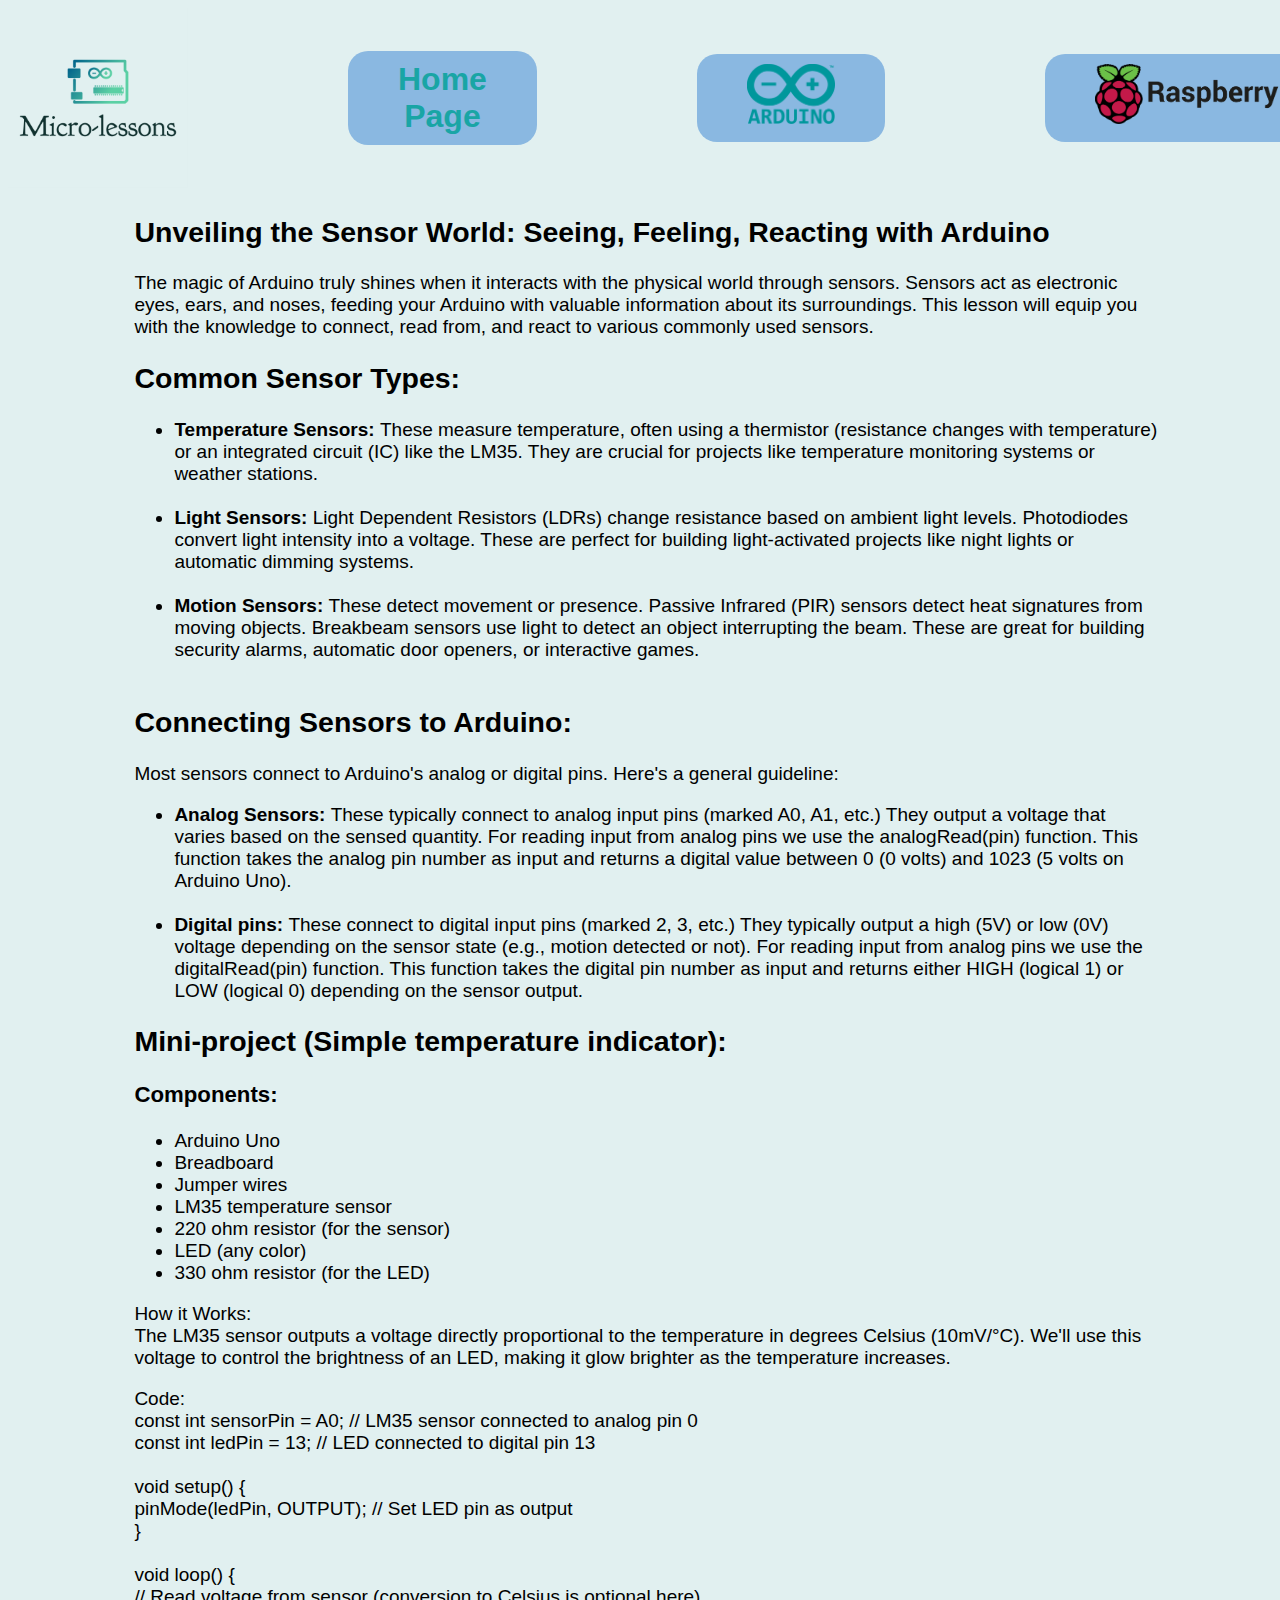
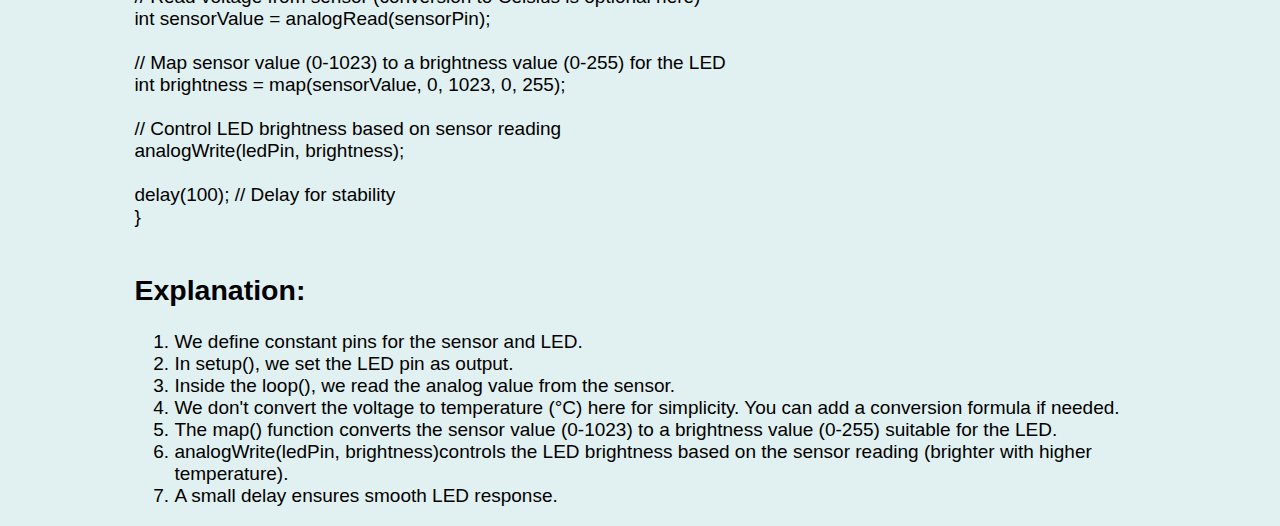
<file: arduino_lessons/lesson_4.html>
<!DOCTYPE html>
<html>
    <head>
        <meta charset="UTF-8" />
        <meta http-equiv="X-UA-Compatible" content="IE=edge" />
        <meta name="viewport" content="width=device-width, initial-scale=1.0" />
        <link rel="stylesheet" type="text/css" href="/styles.css" /> 
        <title> Micro-lessons </title>
    </head>
    <body>
        <div id="nav-bar">
            <img style="width: 180px; height: 180px;" src="/media/default.png" />  
            
            <div id="nav-item"><a href="/index.html"> Home Page </a></div>
            <div id="nav-item"><a href="/arduino.html"> <img src="/media/arduino-logo.png" height="60px"> </a></div>
            <div id="nav-item"><a href="/raspberry_pi.html"> <img src="/media/raspberry-pi-logo.png" height="60px"> </a></div>
        </div>
        <div id="lesson">
            <h2>Unveiling the Sensor World: Seeing, Feeling, Reacting with Arduino</h2>
            <p>
                The magic of Arduino truly shines when it interacts with the physical world through sensors. 
                Sensors act as electronic eyes, ears, and noses, feeding your Arduino with valuable information about its surroundings.  
                This lesson will equip you with the knowledge to connect, read from, and react to various commonly used sensors.
            </p>
            <h2>Common Sensor Types:</h2>
            <ul>
                <li><b>Temperature Sensors: </b>These measure temperature, often using a thermistor (resistance changes with temperature) or an integrated circuit (IC) like the LM35. They are crucial for projects like temperature monitoring systems or weather stations.</li> <br>
                <li><b>Light Sensors: </b>Light Dependent Resistors (LDRs) change resistance based on ambient light levels. Photodiodes convert light intensity into a voltage. These are perfect for building light-activated projects like night lights or automatic dimming systems.</li> <br>
                <li><b>Motion Sensors: </b>These detect movement or presence. Passive Infrared (PIR) sensors detect heat signatures from moving objects. Breakbeam sensors use light to detect an object interrupting the beam. These are great for building security alarms, automatic door openers, or interactive games.</li> <br>
            </ul>
            <h2>Connecting Sensors to Arduino:</h2>
            <p>Most sensors connect to Arduino's analog or digital pins. Here's a general guideline:</p>
            <ul>
                <li><b>Analog Sensors: </b>These typically connect to analog input pins (marked A0, A1, etc.) They output a voltage that varies based on the sensed quantity. For reading input from analog pins we use the analogRead(pin) function. This function takes the analog pin number as input and returns a digital value between 0 (0 volts) and 1023 (5 volts on Arduino Uno).</li>
                <br>
                <li><b>Digital pins: </b>These connect to digital input pins (marked 2, 3, etc.) They typically output a high (5V) or low (0V) voltage depending on the sensor state (e.g., motion detected or not). For reading input from analog pins we use the digitalRead(pin) function. This function takes the digital pin number as input and returns either HIGH (logical 1) or LOW (logical 0) depending on the sensor output.</li>
            </ul>
            <h2>Mini-project (Simple temperature indicator):</h2>
            <h3>Components:</h3>
            <ul>
                <li>Arduino Uno</li>
                <li>Breadboard</li>
                <li>Jumper wires</li>
                <li>LM35 temperature sensor</li>
                <li>220 ohm resistor (for the sensor)</li>
                <li>LED (any color)</li>
                <li>330 ohm resistor (for the LED)</li>
            </ul>
            <p>
                How it Works:<br>
                The LM35 sensor outputs a voltage directly proportional to the temperature in degrees Celsius (10mV/°C). We'll use this voltage to control the brightness of an LED, making it glow brighter as the temperature increases.
            </p>
            Code:
            <br>
            const int sensorPin = A0; // LM35 sensor connected to analog pin 0<br>
            const int ledPin = 13;    // LED connected to digital pin 13<br>
            <br>
            void setup() {<br>
            pinMode(ledPin, OUTPUT); // Set LED pin as output<br>
            }<br>
            <br>
            void loop() {<br>
            // Read voltage from sensor (conversion to Celsius is optional here)<br>
            int sensorValue = analogRead(sensorPin);<br>
            <br>
            // Map sensor value (0-1023) to a brightness value (0-255) for the LED<br>
            int brightness = map(sensorValue, 0, 1023, 0, 255);<br>
            <br>
            // Control LED brightness based on sensor reading<br>
            analogWrite(ledPin, brightness);<br>
            <br>
            delay(100); // Delay for stability<br>
            }<br><br>
            <h2>Explanation:</h2>
            <ol>
                <li>We define constant pins for the sensor and LED.</li>
                <li>In setup(), we set the LED pin as output.</li>
                <li>Inside the loop(), we read the analog value from the sensor.</li>
                <li>We don't convert the voltage to temperature (°C) here for simplicity. You can add a conversion formula if needed.</li>
                <li>The map() function converts the sensor value (0-1023) to a brightness value (0-255) suitable for the LED.</li>
                <li>analogWrite(ledPin, brightness)controls the LED brightness based on the sensor reading (brighter with higher temperature).</li>
                <li>A small delay ensures smooth LED response.</li>
            </ol>
        </div>
    </body>
</html>
</file>
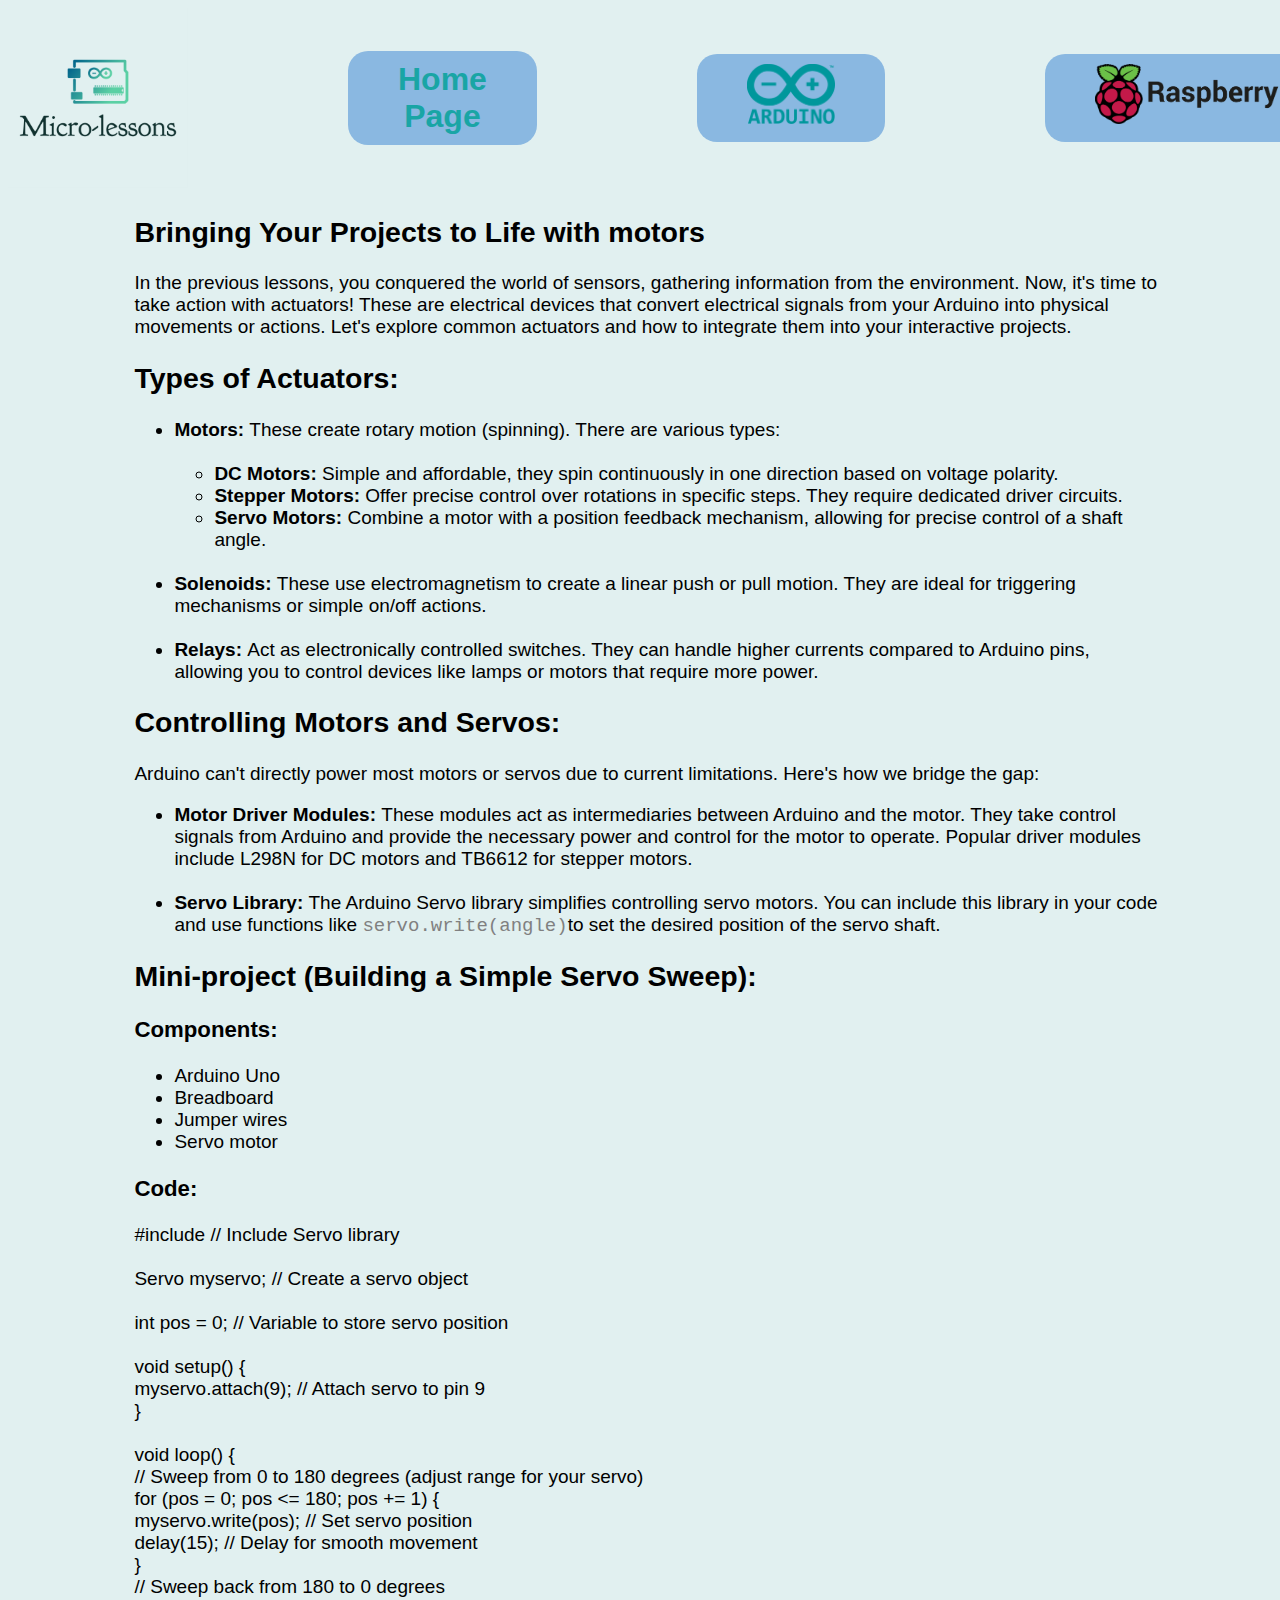
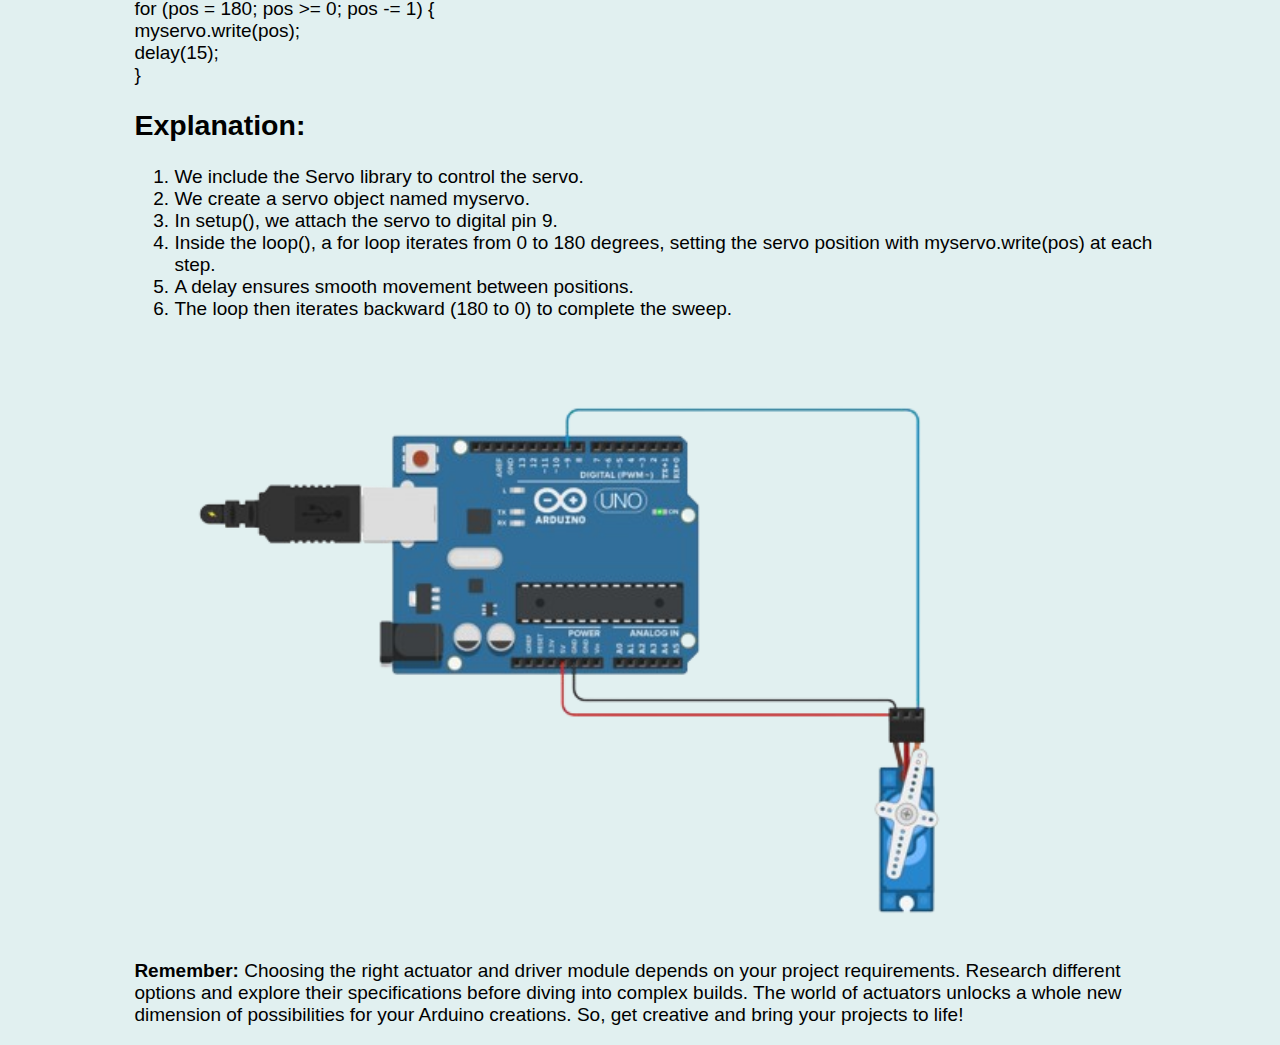
<file: arduino_lessons/lesson_5.html>
<!DOCTYPE html>
<html>
    <head>
        <meta charset="UTF-8" />
        <meta http-equiv="X-UA-Compatible" content="IE=edge" />
        <meta name="viewport" content="width=device-width, initial-scale=1.0" />
        <link rel="stylesheet" type="text/css" href="/styles.css" /> 
        <title> Micro-lessons </title>
    </head>
    <body>
        <div id="nav-bar">
            <img style="width: 180px; height: 180px;" src="/media/default.png" />  
            
            <div id="nav-item"><a href="/index.html"> Home Page </a></div>
            <div id="nav-item"><a href="/arduino.html"> <img src="/media/arduino-logo.png" height="60px"> </a></div>
            <div id="nav-item"><a href="/raspberry_pi.html"> <img src="/media/raspberry-pi-logo.png" height="60px"> </a></div>
        </div>
        <div id="lesson">
            <h2>Bringing Your Projects to Life with motors</h2>
            <p>
                In the previous lessons, you conquered the world of sensors, gathering information from the environment. 
                Now, it's time to take action with actuators! These are electrical devices that convert electrical signals from your 
                Arduino into physical movements or actions. Let's explore common actuators and how to integrate them into your interactive projects.
            </p>
            <h2>Types of Actuators:</h2>
            <ul>
                <li><b>Motors: </b>These create rotary motion (spinning). There are various types:</li><br>
                <ul>
                    <li><b>DC Motors: </b>Simple and affordable, they spin continuously in one direction based on voltage polarity.</li>
                    <li><b>Stepper Motors: </b>Offer precise control over rotations in specific steps. They require dedicated driver circuits.</li>
                    <li><b>Servo Motors: </b>Combine a motor with a position feedback mechanism, allowing for precise control of a shaft angle.</li>
                </ul><br>
                <li><b>Solenoids: </b>These use electromagnetism to create a linear push or pull motion. They are ideal for triggering mechanisms or simple on/off actions.</li>
                <br>
                <li><b>Relays: </b>Act as electronically controlled switches. They can handle higher currents compared to Arduino pins, allowing you to control devices like lamps or motors that require more power.</li>
            </ul>
            <h2>Controlling Motors and Servos:</h2>
            <p>Arduino can't directly power most motors or servos due to current limitations.  Here's how we bridge the gap:</p>
            <ul>
                <li><b>Motor Driver Modules: </b>These modules act as intermediaries between Arduino and the motor. They take control signals from Arduino and provide the necessary power and control for the motor to operate. Popular driver modules include L298N for DC motors and TB6612 for stepper motors.</li>
                <br>
                <li><b>Servo Library: </b>The Arduino Servo library simplifies controlling servo motors. You can include this library in your code and use functions like <code>servo.write(angle)</code>to set the desired position of the servo shaft.</li>
            </ul>
            <h2>Mini-project (Building a Simple Servo Sweep):</h2>
            <h3>Components:</h3>
            <ul>
                <li>Arduino Uno</li>
                <li>Breadboard</li>
                <li>Jumper wires</li>
                <li>Servo motor</li>
            </ul>
            <h3>Code:</h3>

            #include <Servo.h> // Include Servo library<br>
                <br>
                Servo myservo;  // Create a servo object<br>
                <br>
                int pos = 0;    // Variable to store servo position<br>
                <br>
                void setup() {<br>
                  myservo.attach(9); // Attach servo to pin 9<br>
                }<br>
                <br>
                void loop() {<br>
                  // Sweep from 0 to 180 degrees (adjust range for your servo)<br>
                  for (pos = 0; pos <= 180; pos += 1) {<br>
                    myservo.write(pos); // Set servo position<br>
                    delay(15);           // Delay for smooth movement<br>
                  }<br>
                  // Sweep back from 180 to 0 degrees<br>
                  for (pos = 180; pos >= 0; pos -= 1) {<br>
                    myservo.write(pos);<br>
                    delay(15);<br>
                  }<br>
            <h2>Explanation:</h2>
            <ol>
                <li>We include the Servo library to control the servo.</li>
                <li>We create a servo object named myservo.</li>
                <li>In setup(), we attach the servo to digital pin 9.</li>
                <li>Inside the loop(), a for loop iterates from 0 to 180 degrees, setting the servo position with myservo.write(pos) at each step.</li>
                <li>A delay ensures smooth movement between positions.</li>
                <li>The loop then iterates backward (180 to 0) to complete the sweep.</li>
            </ol>
            <img src="/media/Servo_Circuit-removebg-preview.png" width="1000rem">
            <p>
                <b>Remember:</b> Choosing the right actuator and driver module depends on your project requirements.  
                Research different options and explore their specifications before diving into complex builds.  
                The world of actuators unlocks a whole new dimension of possibilities for your Arduino creations. 
                So, get creative and bring your projects to life!
            </p>
        </div>
    </body>
</html>
</file>
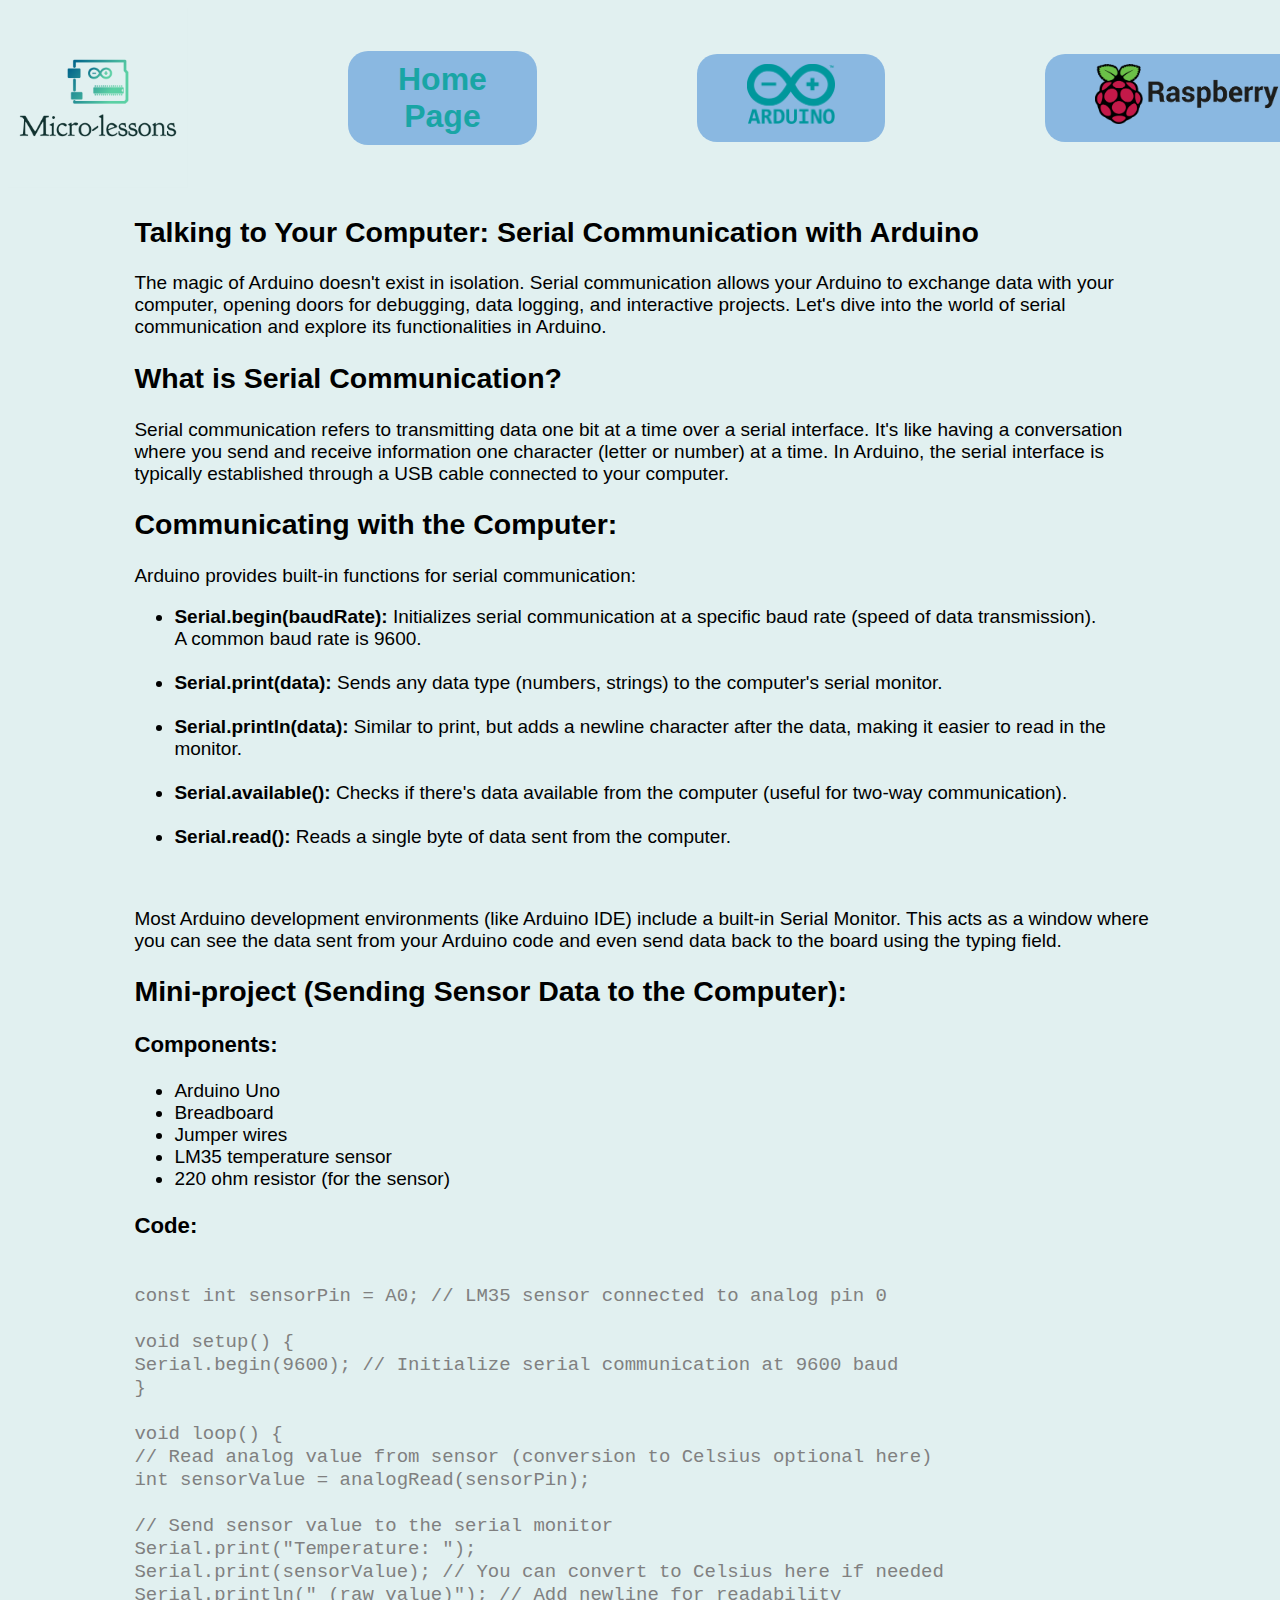
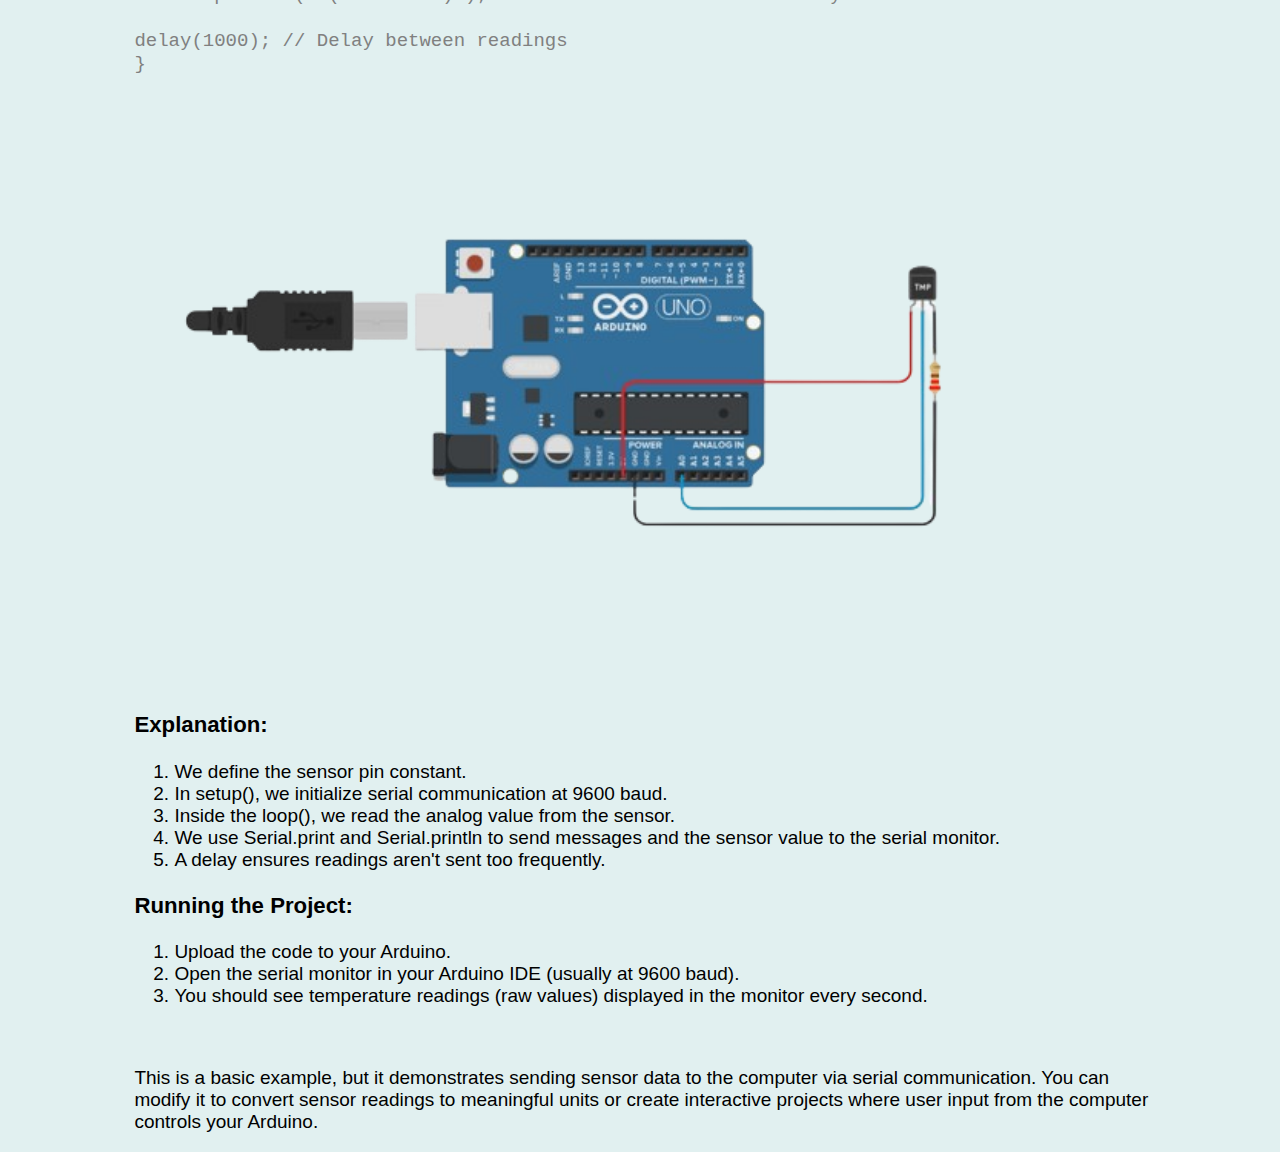
<file: arduino_lessons/lesson_6.html>
<!DOCTYPE html>
<html>
    <head>
        <meta charset="UTF-8" />
        <meta http-equiv="X-UA-Compatible" content="IE=edge" />
        <meta name="viewport" content="width=device-width, initial-scale=1.0" />
        <link rel="stylesheet" type="text/css" href="/styles.css" /> 
        <title> Micro-lessons </title>
    </head>
    <body>
        <div id="nav-bar">
            <img style="width: 180px; height: 180px;" src="/media/default.png" />  
            
            <div id="nav-item"><a href="/index.html"> Home Page </a></div>
            <div id="nav-item"><a href="/arduino.html"> <img src="/media/arduino-logo.png" height="60px"> </a></div>
            <div id="nav-item"><a href="/raspberry_pi.html"> <img src="/media/raspberry-pi-logo.png" height="60px"> </a></div>
        </div>
        <div id="lesson">
            <h2>Talking to Your Computer: Serial Communication with Arduino</h2>
            <p>
                The magic of Arduino doesn't exist in isolation. Serial communication allows your Arduino to 
                exchange data with your computer, opening doors for debugging, data logging, and interactive 
                projects.  Let's dive into the world of serial communication and explore its functionalities 
                in Arduino.
            </p>
            <h2>What is Serial Communication?</h2>
            <p>
                Serial communication refers to transmitting data one bit at a time over a serial interface. 
                It's like having a conversation where you send and receive information one character (letter or number) 
                at a time. In Arduino, the serial interface is typically established through a USB cable connected to your computer.
            </p>
            <h2>Communicating with the Computer:</h2>
            <p>Arduino provides built-in functions for serial communication:</p>
            <ul>
                <li><b>Serial.begin(baudRate): </b> Initializes serial communication at a specific baud rate (speed of data transmission). <br>A common baud rate is 9600.</li>
                <br>
                <li><b>Serial.print(data): </b> Sends any data type (numbers, strings) to the computer's serial monitor.</li>
                <br>
                <li><b>Serial.println(data): </b>Similar to print, but adds a newline character after the data, making it easier to read in the monitor.</li>
                <br>
                <li><b>Serial.available(): </b>Checks if there's data available from the computer (useful for two-way communication).</li>
                <br>
                <li><b>Serial.read(): </b>Reads a single byte of data sent from the computer.</li>
            </ul>
            <br>
            <p>
                Most Arduino development environments (like Arduino IDE) include a built-in Serial Monitor. 
                This acts as a window where you can see the data sent from your Arduino code and even send 
                data back to the board using the typing field.
            </p>
            <h2>Mini-project (Sending Sensor Data to the Computer):</h2>
            <h3>Components:</h3>
            <ul>
                <li>Arduino Uno</li>
                <li>Breadboard</li>
                <li>Jumper wires</li>
                <li>LM35 temperature sensor</li>
                <li>220 ohm resistor (for the sensor)</li>
            </ul>
            <h3>Code:</h3>
            <code>
            <br>
            const int sensorPin = A0; // LM35 sensor connected to analog pin 0<br>
            <br>
            void setup() {<br>
            Serial.begin(9600); // Initialize serial communication at 9600 baud<br>
            }<br>
            <br>
            void loop() {<br>
            // Read analog value from sensor (conversion to Celsius optional here)<br>
            int sensorValue = analogRead(sensorPin);<br>
            <br>
            // Send sensor value to the serial monitor<br>
            Serial.print("Temperature: ");<br>
            Serial.print(sensorValue); // You can convert to Celsius here if needed<br>
            Serial.println(" (raw value)"); // Add newline for readability<br>
            <br>
            delay(1000); // Delay between readings<br>
            }<br></code><br>
            <img src="/media/Temprature.png" width="1000rem">
            <br>
            <h3>Explanation:</h3>
            <ol>
                <li>We define the sensor pin constant.</li>
                <li>In setup(), we initialize serial communication at 9600 baud.</li>
                <li>Inside the loop(), we read the analog value from the sensor.</li>
                <li>We use Serial.print and Serial.println to send messages and the sensor value to the serial monitor.</li>
                <li>A delay ensures readings aren't sent too frequently.</li>
            </ol>
            <h3>Running the Project:</h3>
            <ol>
                <li>Upload the code to your Arduino.</li>
                <li>Open the serial monitor in your Arduino IDE (usually at 9600 baud).</li>
                <li>You should see temperature readings (raw values) displayed in the monitor every second.</li>
            </ol>
            <br>
            <p>
                This is a basic example, but it demonstrates sending sensor data to the computer via serial 
                communication. You can modify it to convert sensor readings to meaningful units or create 
                interactive projects where user input from the computer controls your Arduino.
            </p>
        </div>
    </body>
</html>
</file>
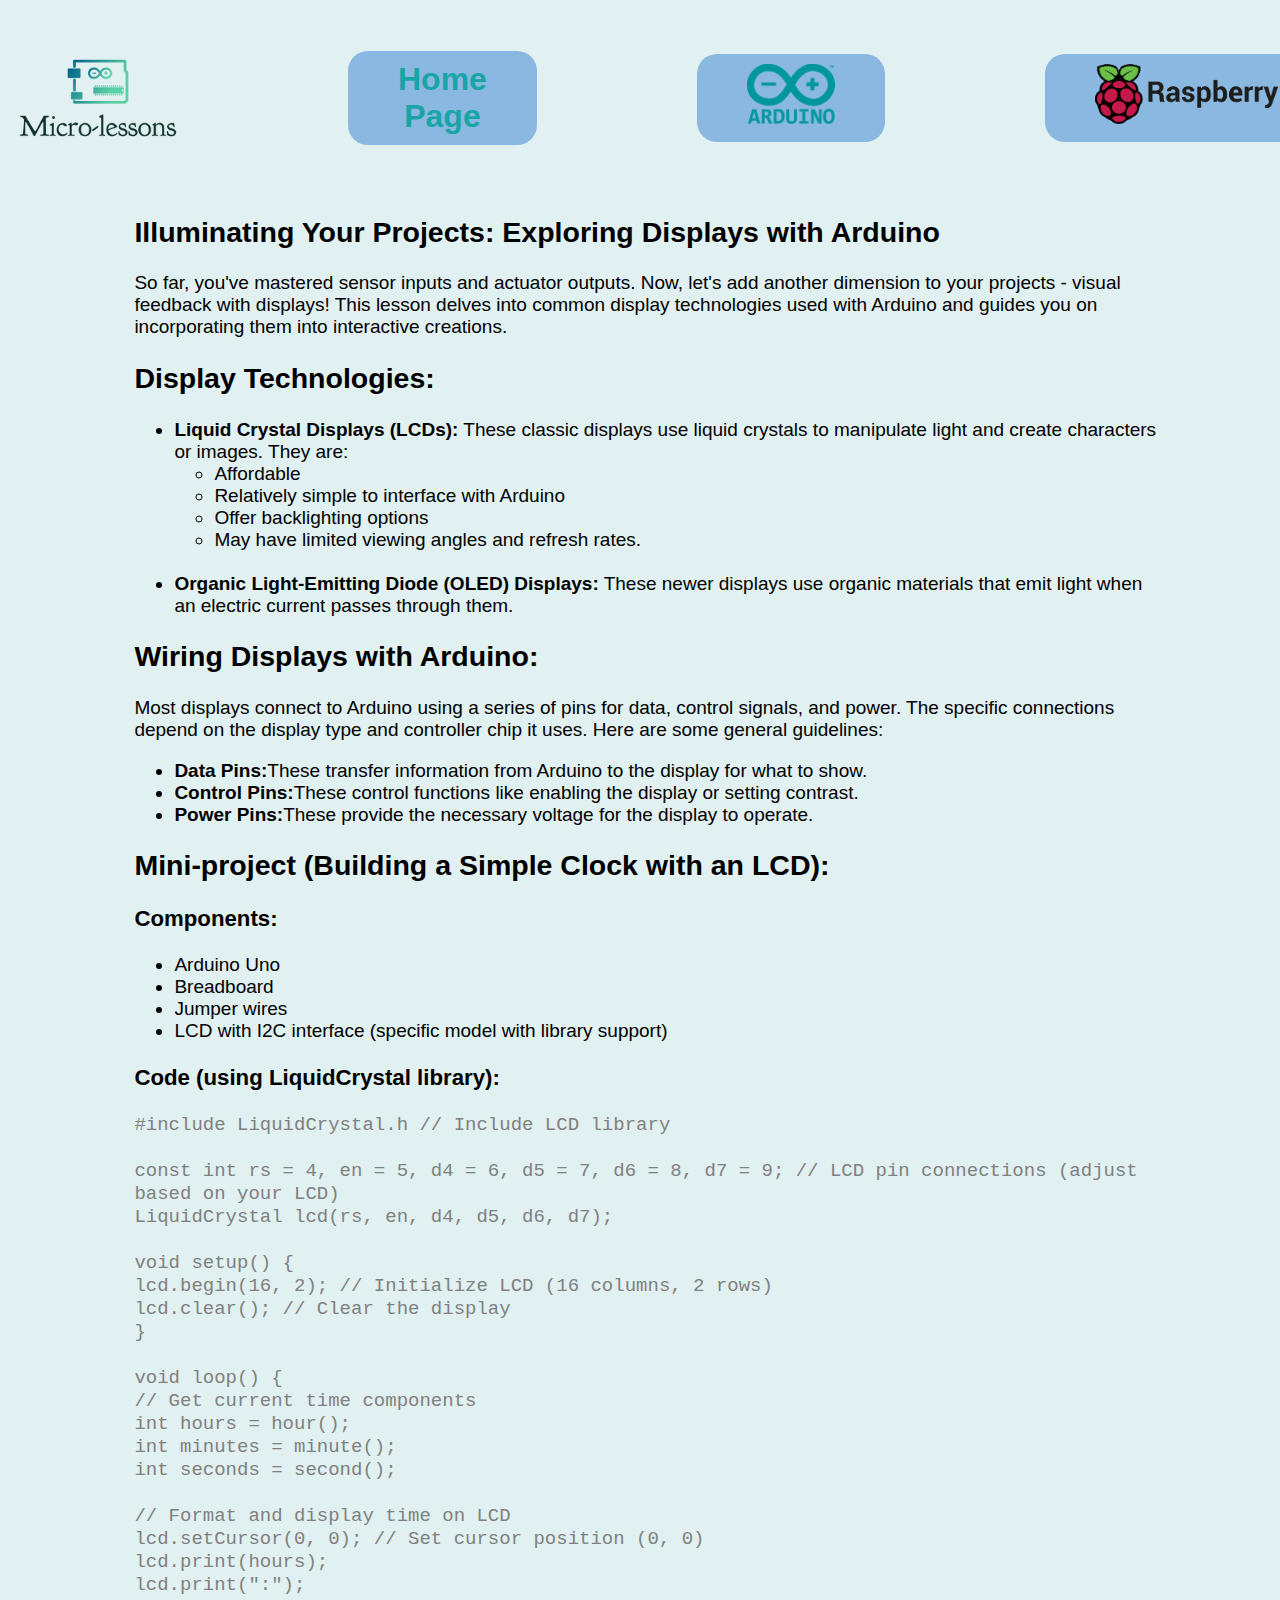
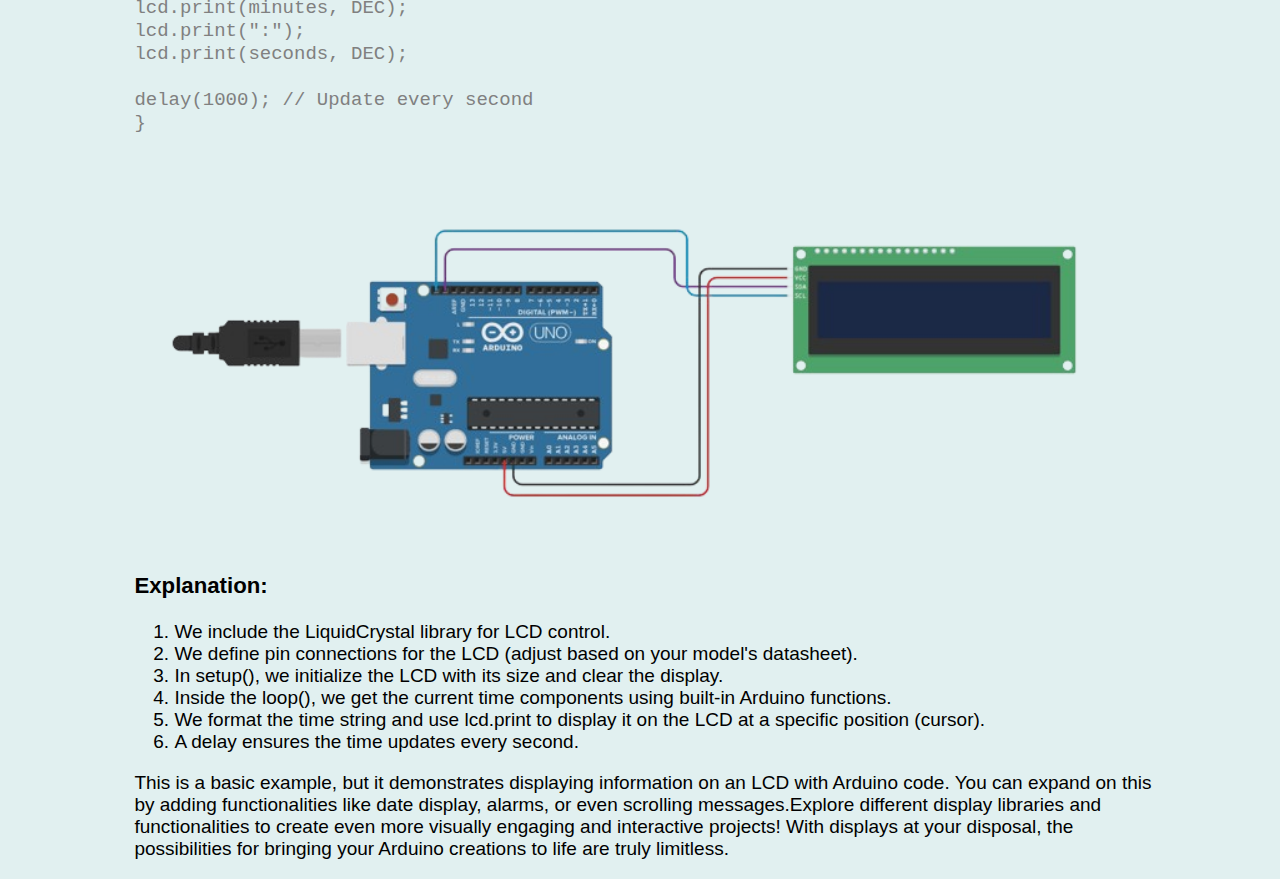
<file: arduino_lessons/lesson_7.html>
<!DOCTYPE html>
<html>
    <head>
        <meta charset="UTF-8" />
        <meta http-equiv="X-UA-Compatible" content="IE=edge" />
        <meta name="viewport" content="width=device-width, initial-scale=1.0" />
        <link rel="stylesheet" type="text/css" href="/styles.css" /> 
        <title> Micro-lessons </title>
    </head>
    <body>
        <div id="nav-bar">
            <img style="width: 180px; height: 180px;" src="/media/default.png" />  
            
            <div id="nav-item"><a href="/index.html"> Home Page </a></div>
            <div id="nav-item"><a href="/arduino.html"> <img src="/media/arduino-logo.png" height="60px"> </a></div>
            <div id="nav-item"><a href="/raspberry_pi.html"> <img src="/media/raspberry-pi-logo.png" height="60px"> </a></div>
        </div>
        <div id="lesson">
            <h2>Illuminating Your Projects: Exploring Displays with Arduino</h2>
            <p>
                So far, you've mastered sensor inputs and actuator outputs. Now, let's add another dimension to your projects - 
                visual feedback with displays! This lesson delves into common display technologies used with Arduino and guides 
                you on incorporating them into interactive creations.
            </p>
            <h2>Display Technologies:</h2>
            <ul>
                <li><b>Liquid Crystal Displays (LCDs):</b> These classic displays use liquid crystals to manipulate light and create characters or images. They are:</li>
                <ul>
                    <li>Affordable</li>
                    <li>Relatively simple to interface with Arduino</li>
                    <li>Offer backlighting options</li>
                    <li>May have limited viewing angles and refresh rates.</li>
                </ul>
                <br>
                <li><b>Organic Light-Emitting Diode (OLED) Displays:</b> These newer displays use organic materials that emit light when an electric current passes through them. </li>
            </ul>
            <h2>Wiring Displays with Arduino:</h2>
            <p>
                Most displays connect to Arduino using a series of pins for data, control signals, and power. 
                The specific connections depend on the display type and controller chip it uses.  Here are some general guidelines:
            </p>
            <ul>
                <li><b>Data Pins:</b>These transfer information from Arduino to the display for what to show.</li>
                <li><b>Control Pins:</b>These control functions like enabling the display or setting contrast.</li>
                <li><b>Power Pins:</b>These provide the necessary voltage for the display to operate.</li>
            </ul>
            <h2>Mini-project (Building a Simple Clock with an LCD):</h2>
            <h3>Components:</h3>
            <ul>
                <li>Arduino Uno</li>
                <li>Breadboard</li>
                <li>Jumper wires</li>
                <li>LCD with I2C interface (specific model with library support)</li>
            </ul>
            <h3>Code (using LiquidCrystal library):</h3>
            <code>
            #include LiquidCrystal.h  // Include LCD library<br>
            <br>
            const int rs = 4, en = 5, d4 = 6, d5 = 7, d6 = 8, d7 = 9; // LCD pin connections (adjust based on your LCD)<br>
            LiquidCrystal lcd(rs, en, d4, d5, d6, d7);<br>
            <br>
            void setup() {<br>
                lcd.begin(16, 2); // Initialize LCD (16 columns, 2 rows)<br>
                lcd.clear(); // Clear the display<br>
            }<br>
            <br>
            void loop() {<br>
                // Get current time components<br>
                int hours = hour();<br>
                int minutes = minute();<br>
                int seconds = second();<br>
                <br>
                // Format and display time on LCD<br>
                lcd.setCursor(0, 0); // Set cursor position (0, 0)<br>
                lcd.print(hours);<br>
                lcd.print(":");<br>
                lcd.print(minutes, DEC);<br>
                lcd.print(":");<br>
                lcd.print(seconds, DEC);<br>
                <br>
                delay(1000); // Update every second<br>
            }<br></code><br>
            <img src="/media/Screenshot_2024-04-28_170721-removebg-preview.png" width="1000rem">
            <h3>Explanation:</h3>
            <ol>
                <li>We include the LiquidCrystal library for LCD control.</li>
                <li>We define pin connections for the LCD (adjust based on your model's datasheet).</li>
                <li>In setup(), we initialize the LCD with its size and clear the display.</li>
                <li>Inside the loop(), we get the current time components using built-in Arduino functions.</li>
                <li>We format the time string and use lcd.print to display it on the LCD at a specific position (cursor).</li>
                <li>A delay ensures the time updates every second.</li>
            </ol>
            <p>
                This is a basic example, but it demonstrates displaying information on an LCD with Arduino code. You can expand 
                on this by adding functionalities like date display, alarms, or even scrolling messages.Explore different display 
                libraries and functionalities to create even more visually engaging and interactive projects!  With displays at 
                your disposal, the possibilities for bringing your Arduino creations to life are truly limitless.
            </p>
        </div>
    </body>
</html>
</file>
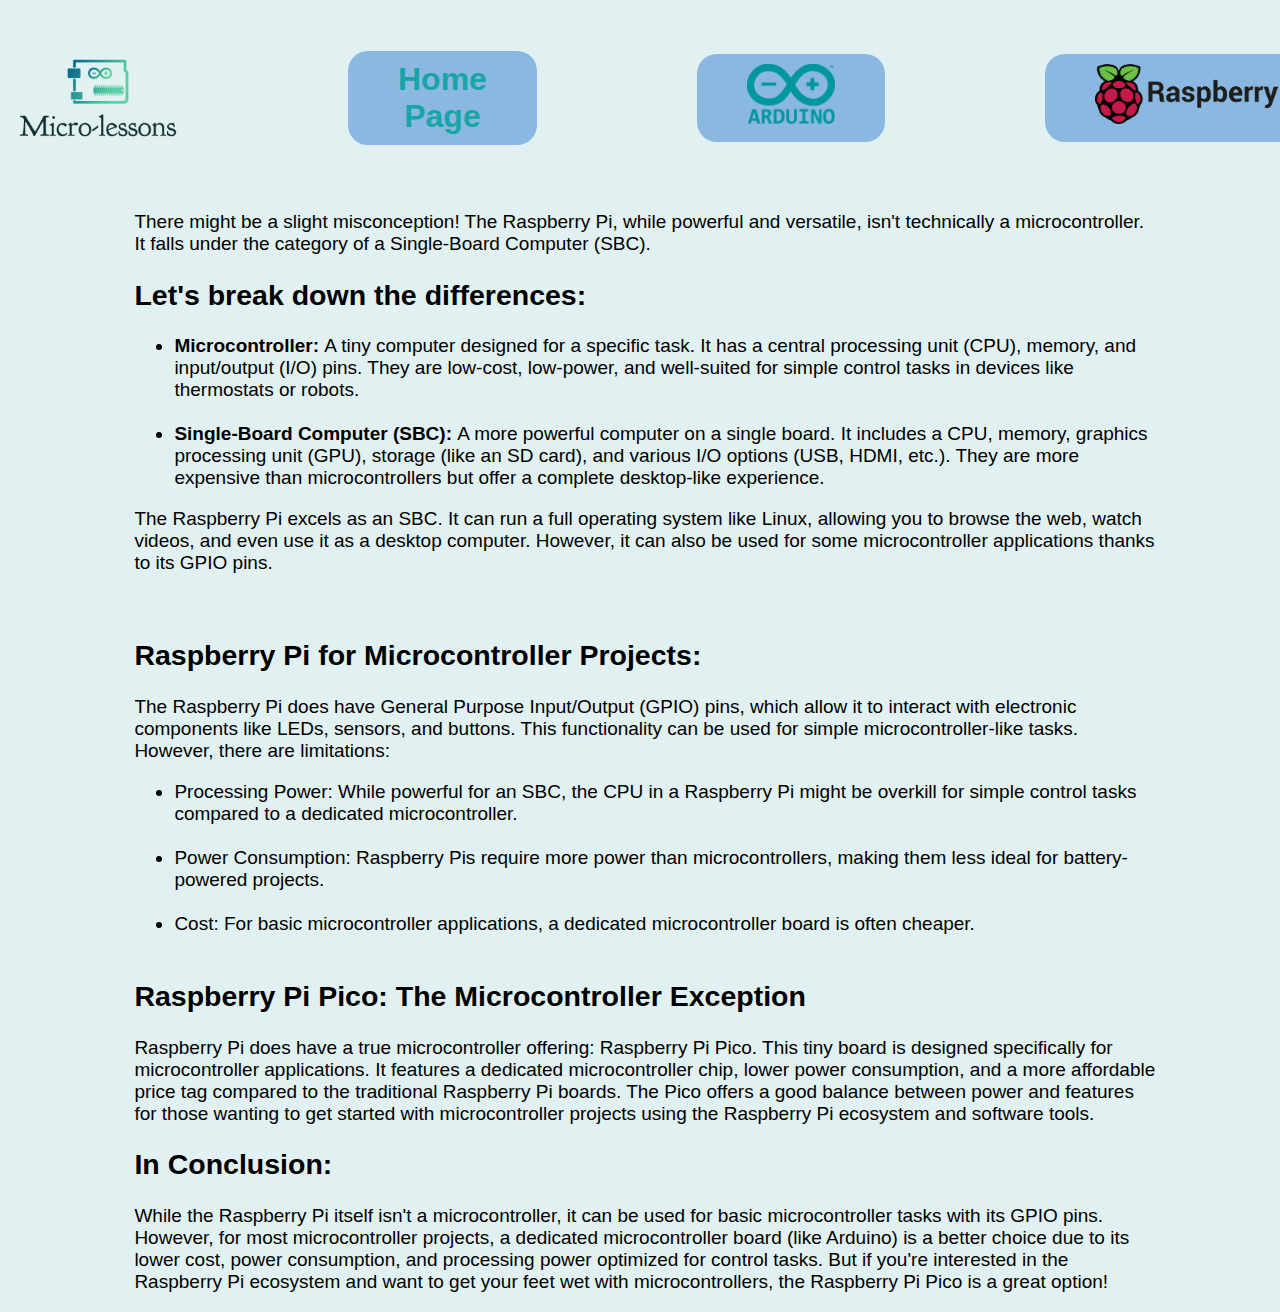
<file: raspberry_pi/lesson_1.html>
<!DOCTYPE html>
<html>
    <head>
        <meta charset="UTF-8" />
        <meta http-equiv="X-UA-Compatible" content="IE=edge" />
        <meta name="viewport" content="width=device-width, initial-scale=1.0" />
        <link rel="stylesheet" type="text/css" href="/styles.css" /> 
        <title> Micro-lessons </title>
    </head>
    <body>
        <div id="nav-bar">
            <img style="width: 180px; height: 180px;" src="/media/default.png" />  
            
            <div id="nav-item"><a href="/index.html"> Home Page </a></div>
            <div id="nav-item"><a href="/arduino.html"> <img src="/media/arduino-logo.png" height="60px"> </a></div>
            <div id="nav-item"><a href="/raspberry_pi.html"> <img src="/media/raspberry-pi-logo.png" height="60px"> </a></div>
        </div>
        <div id="lesson">
            <p>
                There might be a slight misconception! The Raspberry Pi, while powerful and versatile, isn't 
                technically a microcontroller. It falls under the category of a Single-Board Computer (SBC).
            </p>
            <h2>Let's break down the differences:</h2>
            <ul>
                <li><b>Microcontroller: </b>A tiny computer designed for a specific task. It has a central processing unit (CPU), 
                    memory, and input/output (I/O) pins. They are low-cost, low-power, and well-suited for simple control 
                    tasks in devices like thermostats or robots.</li><br>
                    <li><b>Single-Board Computer (SBC): </b>A more powerful computer on a single board. It includes a CPU, memory, 
                        graphics processing unit (GPU), storage (like an SD card), and various I/O options (USB, HDMI, etc.). They are 
                        more expensive than microcontrollers but offer a complete desktop-like experience.</li>
            </ul>
            <p>The Raspberry Pi excels as an SBC. It can run a full operating system like Linux, allowing you to browse the web, watch videos, 
                and even use it as a desktop computer. However, it can also be used for some microcontroller applications thanks to its GPIO pins.</p>
            <br>
            <h2>Raspberry Pi for Microcontroller Projects:</h2>
            <p>The Raspberry Pi does have General Purpose Input/Output (GPIO) pins, which allow it to interact with electronic components like LEDs, 
                sensors, and buttons. This functionality can be used for simple microcontroller-like tasks. However, there are limitations:</p>
            <ul>
                <li>Processing Power: While powerful for an SBC, the CPU in a Raspberry Pi might be overkill for simple control tasks compared to a dedicated microcontroller.</li><br>
                <li>Power Consumption: Raspberry Pis require more power than microcontrollers, making them less ideal for battery-powered projects.</li><br>
                <li>Cost: For basic microcontroller applications, a dedicated microcontroller board is often cheaper.</li><br>
            </ul>
            <h2>Raspberry Pi Pico: The Microcontroller Exception</h2>
            <p>Raspberry Pi does have a true microcontroller offering: Raspberry Pi Pico. This tiny board is designed 
                specifically for microcontroller applications. It features a dedicated microcontroller chip, lower 
                power consumption, and a more affordable price tag compared to the traditional Raspberry Pi boards. 
                The Pico offers a good balance between power and features for those wanting to get started with microcontroller 
                projects using the Raspberry Pi ecosystem and software tools.</p>
                <h2>In Conclusion:</h2>
                <p>While the Raspberry Pi itself isn't a microcontroller, it can be used for basic microcontroller tasks 
                    with its GPIO pins. However, for most microcontroller projects, a dedicated microcontroller board (like Arduino) is a better 
                    choice due to its lower cost, power consumption, and processing power optimized for control tasks. But if you're 
                    interested in the Raspberry Pi ecosystem and want to get your feet wet with microcontrollers, the Raspberry Pi Pico is 
                    a great option!</p>
        </div>
    </body>
</html>
</file>
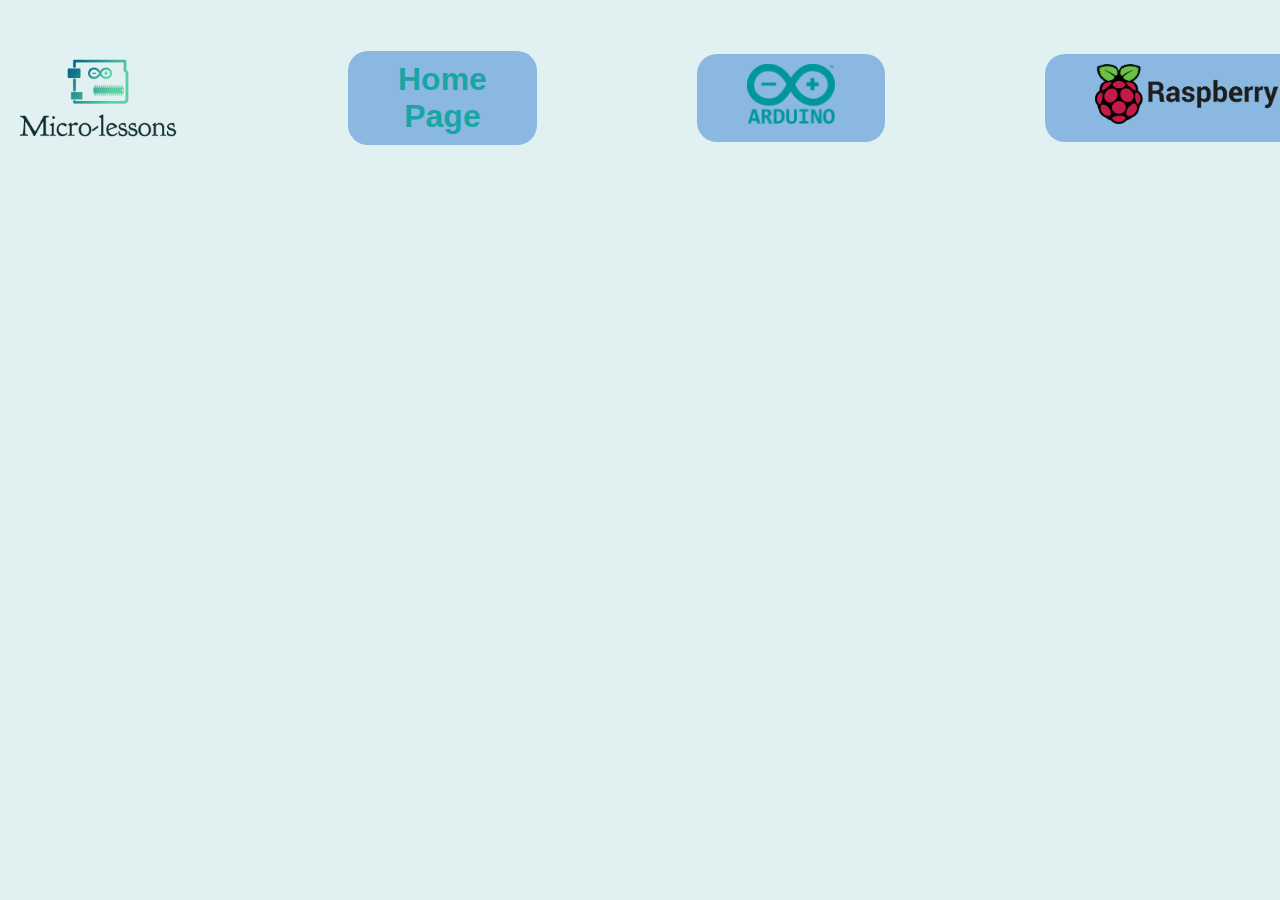
<file: raspberry_pi/lesson_2.html>
<!DOCTYPE html>
<html>
    <head>
        <meta charset="UTF-8" />
        <meta http-equiv="X-UA-Compatible" content="IE=edge" />
        <meta name="viewport" content="width=device-width, initial-scale=1.0" />
        <link rel="stylesheet" type="text/css" href="/styles.css" /> 
        <title> Micro-lessons </title>
    </head>
    <body>
        <div id="nav-bar">
            <img style="width: 180px; height: 180px;" src="/media/default.png" />  
            
            <div id="nav-item"><a href="/index.html"> Home Page </a></div>
            <div id="nav-item"><a href="/arduino.html"> <img src="/media/arduino-logo.png" height="60px"> </a></div>
            <div id="nav-item"><a href="/raspberry_pi.html"> <img src="/media/raspberry-pi-logo.png" height="60px"> </a></div>
        </div>
    </body>
</html>
</file>
<file: styles.css>
body{
    background-color: #e1f0f0;
}
#nav-bar{
    width: 380px; 
    height: 40px; 
    text-align: center; 
    font-size: 32px; 
    font-family: Arial; 
    font-weight: 600;
    width: 100%; 
    height: 100%; 
    padding-bottom: 0px; 
    padding-right: 0px;
    justify-content: flex-start; 
    align-items: center; 
    gap: 0px;
    display: inline-flex;
}
#nav-item{
    margin-left: 0px;
    background-color: rgb(138, 184, 225);
    border-radius: 20px;
    text-align: center;
    padding-left: 50px;
    padding-right: 50px;
    padding-top: 10px;
    padding-bottom: 10px;
    margin-left: 160px;
}

#text{
    justify-content: right;
    width: 380px;
    float: right;
    font-size: 28px;
    font-family: 'Trebuchet MS', 'Lucida Sans Unicode', 'Lucida Grande', 'Lucida Sans', Arial, sans-serif;
    margin-right: 40px;
    color: #ebbc5e;
    font-weight: 550;
    background-color: rgb(78, 159, 230);
    border-radius: 20px;
    text-align: center;
}

#arduino-gif{
    justify-content: left;
    width: 500px;
    border-radius: 20px;
    margin-right: 25px;
    margin-left: 12px;
    margin-top: 75px;
}

code{
    color: gray;
}

code::selection{
    color: rgb(245, 174, 43);
    background-color: rgb(78, 159, 230);
}

#td{
    margin-top: 10px;
    margin-bottom: 10px;
    margin-left: 10px;
    margin-right: 10px;
    border-radius: 12px;
    column-width: 30vw;
    font-weight: 600;
    font-family: 'Gill Sans', 'Gill Sans MT', Calibri, 'Trebuchet MS', sans-serif;
    font-size: 16px;
    background-image: url('/media/pngtree-blue-background-and-wallpaper-hd-image-victor-free-vector-image_2422840.png');
    background-repeat: no-repeat;
    a {color: #0684d2d6;}
    a:visited {color: #0684d2d6;}
    a:hover {color: #a41cc2;}
}

#td2{
    margin-top: 10px;
    margin-bottom: 10px;
    margin-left: 10px;
    margin-right: 10px;
    border-radius: 12px;
    column-width: 30vw;
    font-weight: 600;
    font-family: 'Gill Sans', 'Gill Sans MT', Calibri, 'Trebuchet MS', sans-serif;
    font-size: 16px;
    background-image: url('/media/pngtree-blue-background-and-wallpaper-hd-image-victor-free-vector-image_2422840.jpg');
    background-repeat: no-repeat;
}

#td3{
    margin-top: 10px;
    margin-bottom: 10px;
    margin-left: 10px;
    margin-right: 10px;
    border-radius: 12px;
    column-width: 30vw;
    font-weight: 600;
    font-family: 'Gill Sans', 'Gill Sans MT', Calibri, 'Trebuchet MS', sans-serif;
    font-size: 16px;
    background-image: url('/media/desktop-wallpaper-abstract-red-color-geometric-modern-design-vector-backgrounds-red-color-background.jpg');
    background-repeat: no-repeat;
    a {color: #e26653;}
    a:visited {color: #0684d2d6;}
    a:hover {color: #db7c4d;}
}

#td4{
    margin-top: 10px;
    margin-bottom: 10px;
    margin-left: 10px;
    margin-right: 10px;
    border-radius: 12px;
    column-width: 30vw;
    font-weight: 600;
    font-family: 'Gill Sans', 'Gill Sans MT', Calibri, 'Trebuchet MS', sans-serif;
    font-size: 16px;
    background-image: url('media/Red_image\ \(581x280\).png');
    background-repeat: no-repeat;
}

table{
    border-spacing: 40px;
}

image{
    display: flex;
}

#lesson{
    width: 80vw;
    padding-left: 10%;
    font-size: 19px;
    font-family: 'Lucida Sans', 'Lucida Sans Regular', 'Lucida Grande', 'Lucida Sans Unicode', Verdana, sans-serif;
}


a{text-decoration: none;}
a {color: #19a5a5;}
a:visited {color: #0684d2d6;}
a:hover {color: #a0efef;}
</file>
